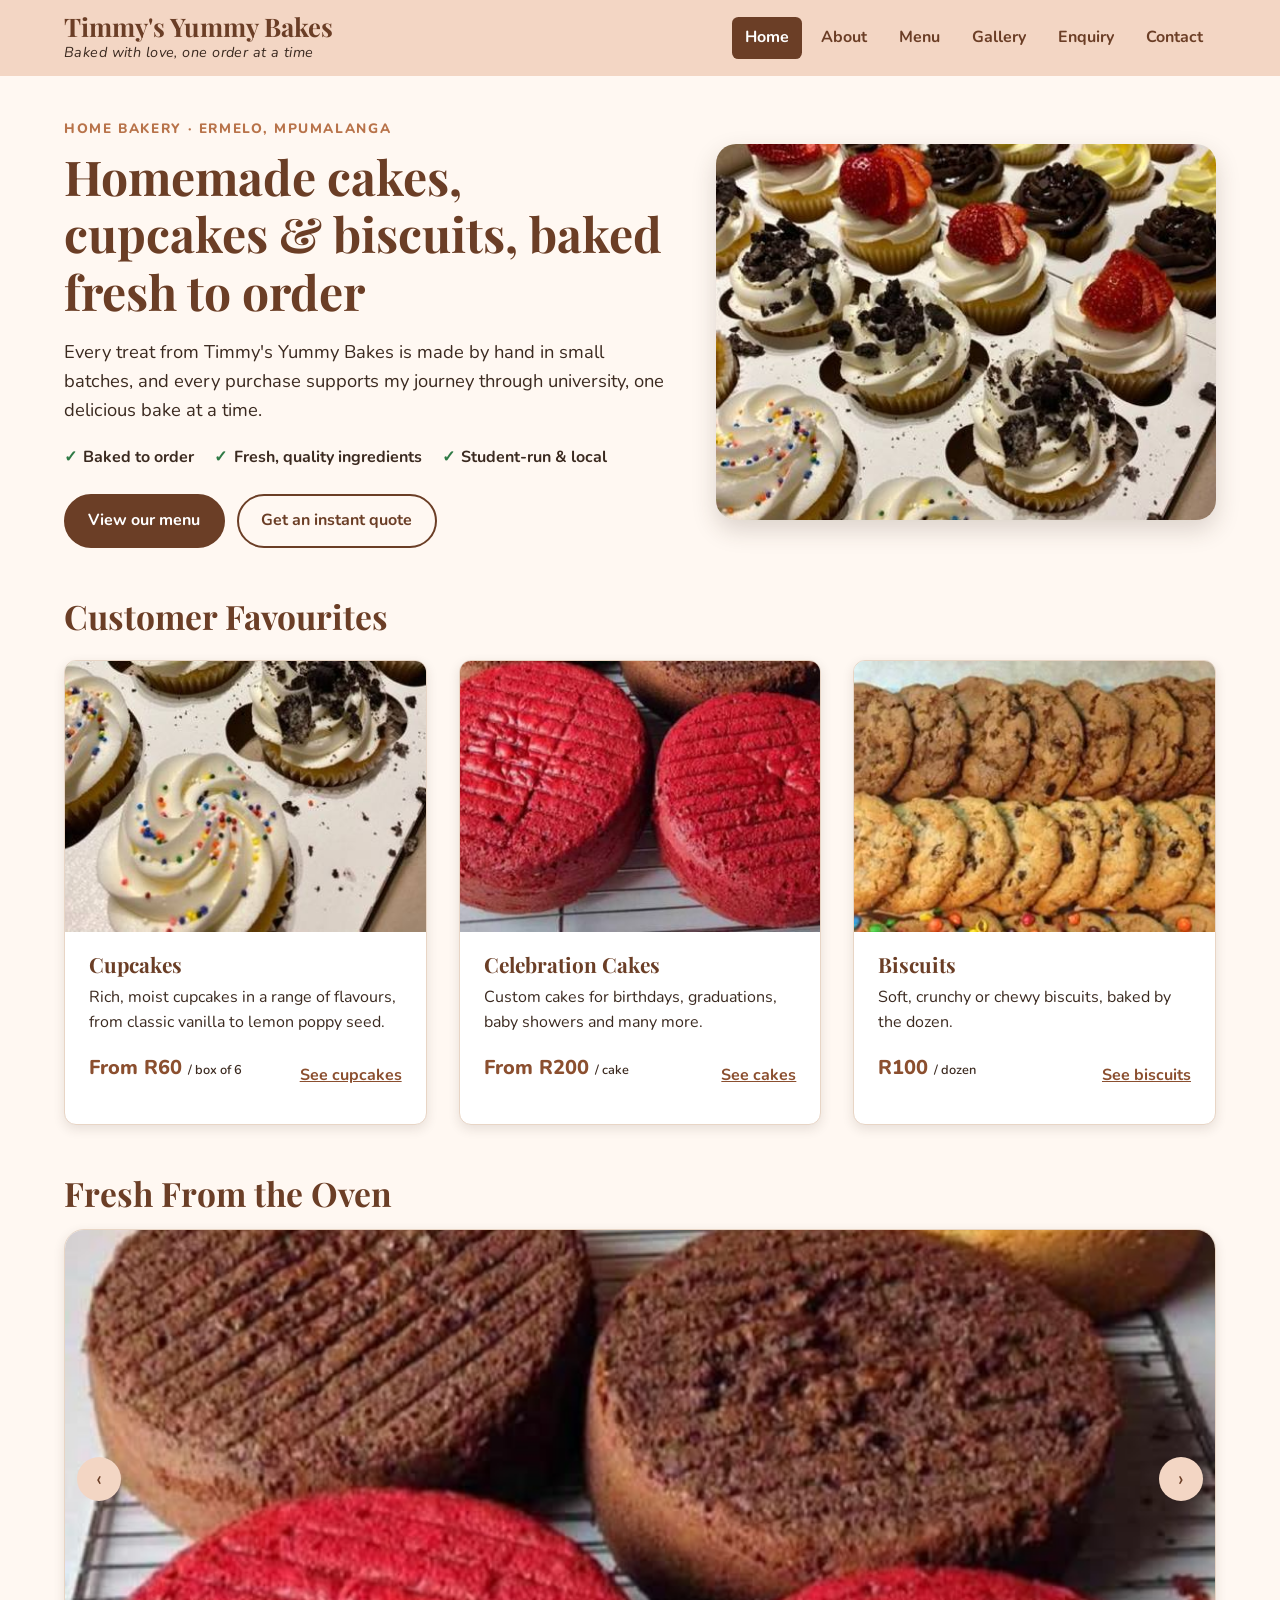
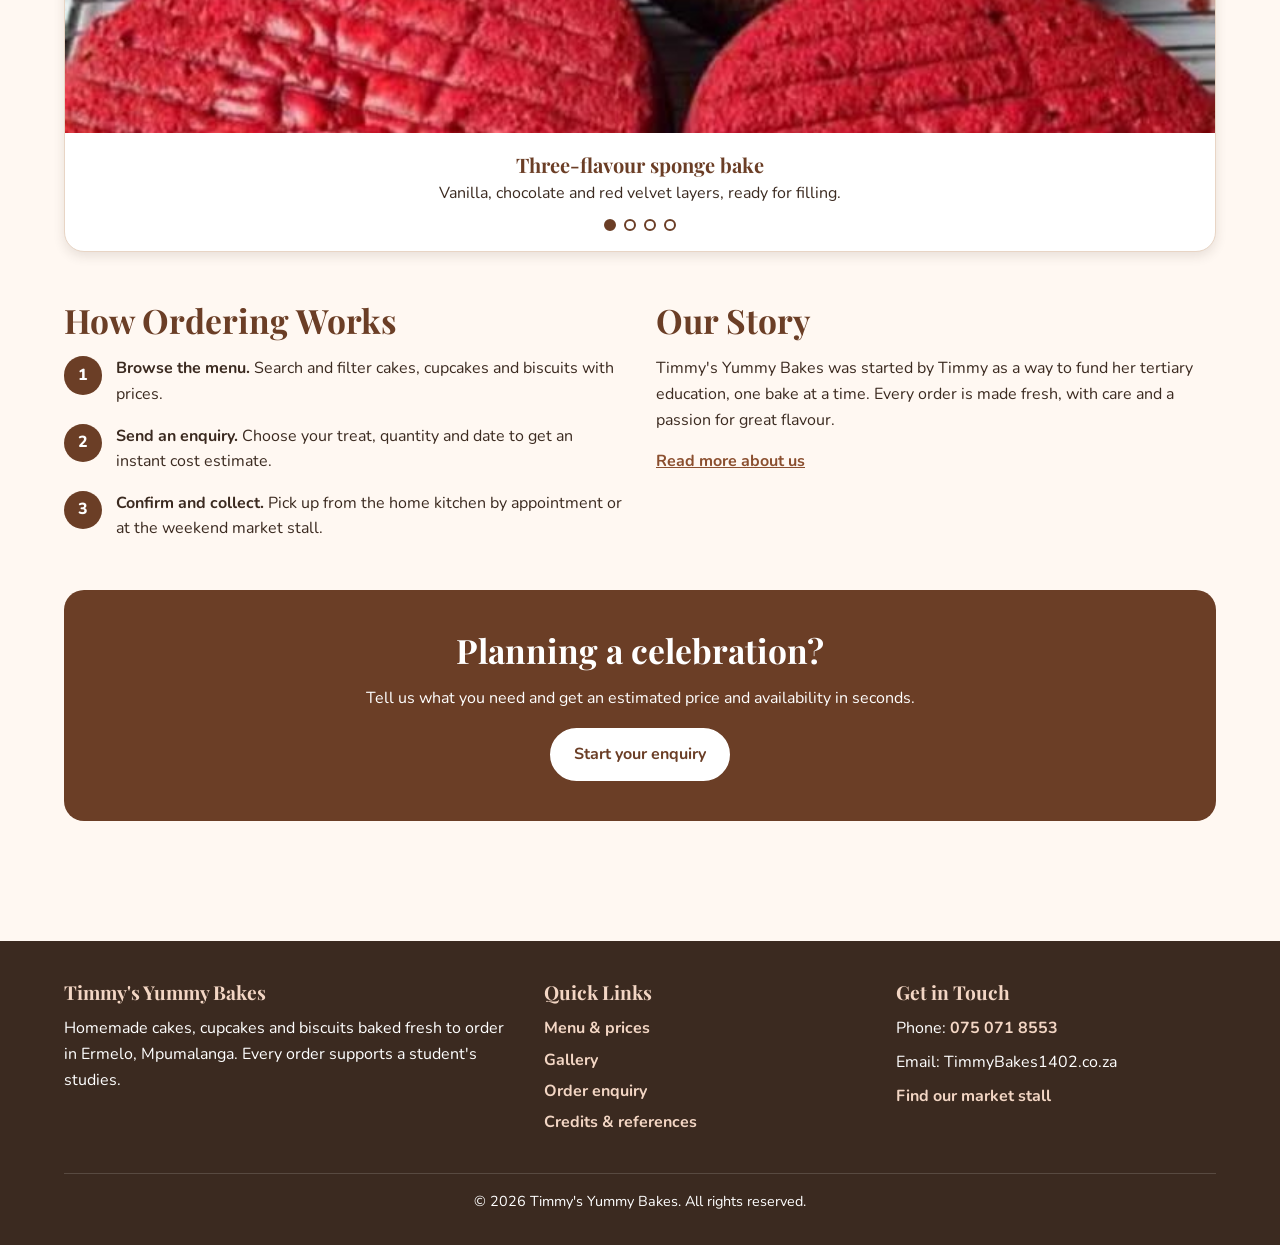
<file: index.html>
<!DOCTYPE html>
<html lang="en-ZA" class="no-js">
<head>
    <meta charset="UTF-8">
    <meta name="viewport" content="width=device-width, initial-scale=1.0">
    <title>Timmy's Yummy Bakes | Homemade Cakes &amp; Cupcakes in Ermelo</title>
    <meta name="description" content="Order homemade cakes, cupcakes and biscuits from Timmy's Yummy Bakes in Ermelo, Mpumalanga. Baked fresh to order with quality ingredients by a student baker.">
    <meta name="keywords" content="Ermelo bakery, homemade cakes Ermelo, cupcakes Mpumalanga, celebration cakes, home bakery, Timmy's Yummy Bakes">
    <meta name="author" content="Timmy's Yummy Bakes">
    <link rel="canonical" href="https://zimile.github.io/WEDE5020_Part3/">

    <!-- Open Graph (link previews on WhatsApp, Facebook, etc.) -->
    <meta property="og:type" content="website">
    <meta property="og:site_name" content="Timmy's Yummy Bakes">
    <meta property="og:locale" content="en_ZA">
    <meta property="og:title" content="Timmy's Yummy Bakes | Homemade Cakes &amp; Cupcakes in Ermelo">
    <meta property="og:description" content="Homemade cakes, cupcakes and biscuits baked fresh to order in Ermelo. Every order supports a student baker's studies.">
    <meta property="og:url" content="https://zimile.github.io/WEDE5020_Part3/">
    <meta property="og:image" content="https://zimile.github.io/WEDE5020_Part3/images/assorted-gourmet-cupcakes-gift-box.jpg">
    <meta property="og:image:alt" content="Gift box of assorted decorated cupcakes">
    <meta name="twitter:card" content="summary_large_image">

    <!-- Structured data so search engines understand the business -->
    <script type="application/ld+json">
    {
        "@context": "https://schema.org",
        "@type": "Bakery",
        "name": "Timmy's Yummy Bakes",
        "description": "Homemade cakes, cupcakes and biscuits baked fresh to order by a student baker in Ermelo.",
        "url": "https://zimile.github.io/WEDE5020_Part3/",
        "image": "https://zimile.github.io/WEDE5020_Part3/images/assorted-gourmet-cupcakes-gift-box.jpg",
        "telephone": "+27750718553",
        "priceRange": "R60 - R280",
        "address": {
            "@type": "PostalAddress",
            "streetAddress": "Ermelo Taxi Rank",
            "addressLocality": "Ermelo",
            "addressRegion": "Mpumalanga",
            "postalCode": "2350",
            "addressCountry": "ZA"
        },
        "geo": { "@type": "GeoCoordinates", "latitude": -26.5201, "longitude": 29.9862 },
        "servesCuisine": "Baked goods"
    }
    </script>

    <link rel="icon" href="images/favicon.svg" type="image/svg+xml">
    <link rel="preconnect" href="https://fonts.googleapis.com">
    <link rel="preconnect" href="https://fonts.gstatic.com" crossorigin>
    <link rel="stylesheet" href="https://fonts.googleapis.com/css2?family=Nunito:wght@400;600;700;800&amp;family=Playfair+Display:wght@700&amp;display=swap">
    <link rel="stylesheet" href="css/style.css">
    <script>document.documentElement.className = "js";</script>
    <script src="js/main.js" defer></script>
</head>
<body>
    <a class="skip-link" href="#main">Skip to main content</a>

    <!-- ===== HEADER ===== -->
    <header class="site-header">
        <div class="header-inner">
            <a class="logo" href="index.html" aria-label="Timmy's Yummy Bakes home page">
                <span class="logo-name">Timmy's Yummy Bakes</span>
                <span class="tagline">Baked with love, one order at a time</span>
            </a>
            <button class="nav-toggle" type="button" aria-expanded="false" aria-controls="site-nav" aria-label="Open menu">
                <span class="nav-toggle-bar"></span>
            </button>
            <nav id="site-nav" class="site-nav" aria-label="Main">
                <ul>
                    <li><a href="index.html" class="active" aria-current="page">Home</a></li>
                    <li><a href="about.html">About</a></li>
                    <li><a href="menu.html">Menu</a></li>
                    <li><a href="gallery.html">Gallery</a></li>
                    <li><a href="enquiry.html">Enquiry</a></li>
                    <li><a href="contact.html">Contact</a></li>
                </ul>
            </nav>
        </div>
    </header>

    <!-- ===== MAIN CONTENT ===== -->
    <main id="main">

        <section class="hero" aria-labelledby="hero-title">
            <div>
                <span class="eyebrow">Home bakery &middot; Ermelo, Mpumalanga</span>
                <h1 id="hero-title">Homemade cakes, cupcakes &amp; biscuits, baked fresh to order</h1>
                <p class="lead">Every treat from Timmy's Yummy Bakes is made by hand in small batches, and every purchase supports my journey through university, one delicious bake at a time.</p>
                <ul class="hero-points">
                    <li>Baked to order</li>
                    <li>Fresh, quality ingredients</li>
                    <li>Student-run &amp; local</li>
                </ul>
                <div class="btn-group">
                    <a href="menu.html" class="btn">View our menu</a>
                    <a href="enquiry.html" class="btn btn-outline">Get an instant quote</a>
                </div>
            </div>
            <div class="hero-image">
                <img src="images/assorted-gourmet-cupcakes-gift-box-480.jpg"
                     srcset="images/assorted-gourmet-cupcakes-gift-box-480.jpg 480w, images/assorted-gourmet-cupcakes-gift-box.jpg 736w"
                     sizes="(max-width: 900px) 90vw, 480px"
                     alt="Gift box of assorted cupcakes topped with strawberries, chocolate ganache, lemon and cookies-and-cream buttercream"
                     width="480" height="640" fetchpriority="high">
            </div>
        </section>

        <section id="featured-products" class="reveal" aria-labelledby="favourites-title">
            <h2 id="favourites-title">Customer Favourites</h2>
            <div class="products-grid">
                <article class="product-card">
                    <img src="images/rainbow-sprinkle-vanilla-cupcakes-480.jpg"
                         srcset="images/rainbow-sprinkle-vanilla-cupcakes-480.jpg 480w, images/rainbow-sprinkle-vanilla-cupcakes.jpg 736w"
                         sizes="(max-width: 600px) 90vw, (max-width: 900px) 45vw, 380px"
                         alt="Vanilla cupcakes with swirled buttercream and rainbow sprinkles"
                         width="480" height="275" loading="lazy" decoding="async">
                    <div class="product-card-body">
                        <h3>Cupcakes</h3>
                        <p>Rich, moist cupcakes in a range of flavours, from classic vanilla to lemon poppy seed.</p>
                        <div class="card-meta">
                            <p class="price">From R60 <small>/ box of 6</small></p>
                            <a href="menu.html?category=cupcakes">See cupcakes</a>
                        </div>
                    </div>
                </article>
                <article class="product-card">
                    <img src="images/red-velvet-sponge-cake-layers-480.jpg"
                         srcset="images/red-velvet-sponge-cake-layers-480.jpg 480w, images/red-velvet-sponge-cake-layers.jpg 736w"
                         sizes="(max-width: 600px) 90vw, (max-width: 900px) 45vw, 380px"
                         alt="Red velvet sponge cake layers cooling on a wire rack"
                         width="480" height="280" loading="lazy" decoding="async">
                    <div class="product-card-body">
                        <h3>Celebration Cakes</h3>
                        <p>Custom cakes for birthdays, graduations, baby showers and many more.</p>
                        <div class="card-meta">
                            <p class="price">From R200 <small>/ cake</small></p>
                            <a href="menu.html?category=cakes">See cakes</a>
                        </div>
                    </div>
                </article>
                <article class="product-card">
                    <img src="images/chocolate-chip-and-oat-cookies-480.jpg"
                         srcset="images/chocolate-chip-and-oat-cookies-480.jpg 480w, images/chocolate-chip-and-oat-cookies.jpg 490w"
                         sizes="(max-width: 600px) 90vw, (max-width: 900px) 45vw, 380px"
                         alt="Rows of freshly baked chocolate chip and oat cookies"
                         width="480" height="264" loading="lazy" decoding="async">
                    <div class="product-card-body">
                        <h3>Biscuits</h3>
                        <p>Soft, crunchy or chewy biscuits, baked by the dozen.</p>
                        <div class="card-meta">
                            <p class="price">R100 <small>/ dozen</small></p>
                            <a href="menu.html?category=biscuits">See biscuits</a>
                        </div>
                    </div>
                </article>
            </div>
        </section>

        <section class="reveal" aria-labelledby="slider-title">
            <h2 id="slider-title">Fresh From the Oven</h2>
            <div class="slider" data-slider aria-roledescription="carousel" aria-label="Featured bakes">
                <div class="slides">
                    <figure class="slide is-active" aria-roledescription="slide" aria-label="1 of 4">
                        <img src="images/vanilla-chocolate-red-velvet-sponge-cakes.jpg" alt="Vanilla, chocolate and red velvet sponge cakes cooling side by side on a wire rack" width="736" height="891" loading="lazy" decoding="async">
                        <figcaption><strong>Three-flavour sponge bake</strong> Vanilla, chocolate and red velvet layers, ready for filling.</figcaption>
                    </figure>
                    <figure class="slide" aria-roledescription="slide" aria-label="2 of 4">
                        <img src="images/strawberry-vanilla-cupcakes.jpg" alt="Vanilla cupcakes crowned with fresh strawberries next to chocolate ganache cupcakes" width="736" height="380" loading="lazy" decoding="async">
                        <figcaption><strong>Strawberry &amp; ganache cupcakes</strong> Fresh fruit and silky chocolate in one box.</figcaption>
                    </figure>
                    <figure class="slide" aria-roledescription="slide" aria-label="3 of 4">
                        <img src="images/assorted-homemade-cookies-platter.jpg" alt="Platter of homemade cookies arranged in rows: chocolate chip, oat, candy-coated and double chocolate" width="736" height="552" loading="lazy" decoding="async">
                        <figcaption><strong>Cookie platter</strong> A mixed dozen (or four) for parties and office treats.</figcaption>
                    </figure>
                    <figure class="slide" aria-roledescription="slide" aria-label="4 of 4">
                        <img src="images/cookies-and-cream-cupcakes.jpg" alt="Cupcakes with vanilla buttercream topped with crushed chocolate cookies" width="640" height="440" loading="lazy" decoding="async">
                        <figcaption><strong>Cookies &amp; cream cupcakes</strong> A crunchy, creamy favourite with kids and adults alike.</figcaption>
                    </figure>
                </div>
                <button class="slider-btn prev" type="button" aria-label="Previous slide">&#8249;</button>
                <button class="slider-btn next" type="button" aria-label="Next slide">&#8250;</button>
                <div class="slider-dots"></div>
            </div>
        </section>

        <section class="reveal" aria-labelledby="how-title">
            <div class="two-col">
                <div>
                    <h2 id="how-title">How Ordering Works</h2>
                    <ol class="steps">
                        <li><strong>Browse the menu.</strong> Search and filter cakes, cupcakes and biscuits with prices.</li>
                        <li><strong>Send an enquiry.</strong> Choose your treat, quantity and date to get an instant cost estimate.</li>
                        <li><strong>Confirm and collect.</strong> Pick up from the home kitchen by appointment or at the weekend market stall.</li>
                    </ol>
                </div>
                <div>
                    <h2>Our Story</h2>
                    <p>Timmy's Yummy Bakes was started by Timmy as a way to fund her tertiary education, one bake at a time. Every order is made fresh, with care and a passion for great flavour.</p>
                    <a href="about.html">Read more about us</a>
                </div>
            </div>
        </section>

        <section class="cta-banner reveal" aria-labelledby="cta-title">
            <h2 id="cta-title">Planning a celebration?</h2>
            <p>Tell us what you need and get an estimated price and availability in seconds.</p>
            <a href="enquiry.html" class="btn">Start your enquiry</a>
        </section>

    </main>

    <!-- ===== FOOTER ===== -->
    <footer class="site-footer">
        <div class="footer-inner">
            <div>
                <h2>Timmy's Yummy Bakes</h2>
                <p>Homemade cakes, cupcakes and biscuits baked fresh to order in Ermelo, Mpumalanga. Every order supports a student's studies.</p>
            </div>
            <nav aria-label="Footer">
                <h2>Quick Links</h2>
                <ul>
                    <li><a href="menu.html">Menu &amp; prices</a></li>
                    <li><a href="gallery.html">Gallery</a></li>
                    <li><a href="enquiry.html">Order enquiry</a></li>
                    <li><a href="about.html#credits">Credits &amp; references</a></li>
                </ul>
            </nav>
            <div>
                <h2>Get in Touch</h2>
                <p>Phone: <a href="tel:+27750718553">075 071 8553</a></p>
                <p>Email: TimmyBakes1402.co.za</p>
                <p><a href="contact.html#find-us">Find our market stall</a></p>
            </div>
        </div>
        <p class="copyright">&copy; <span data-year>2026</span> Timmy's Yummy Bakes. All rights reserved.</p>
    </footer>

</body>
</html>
</file>
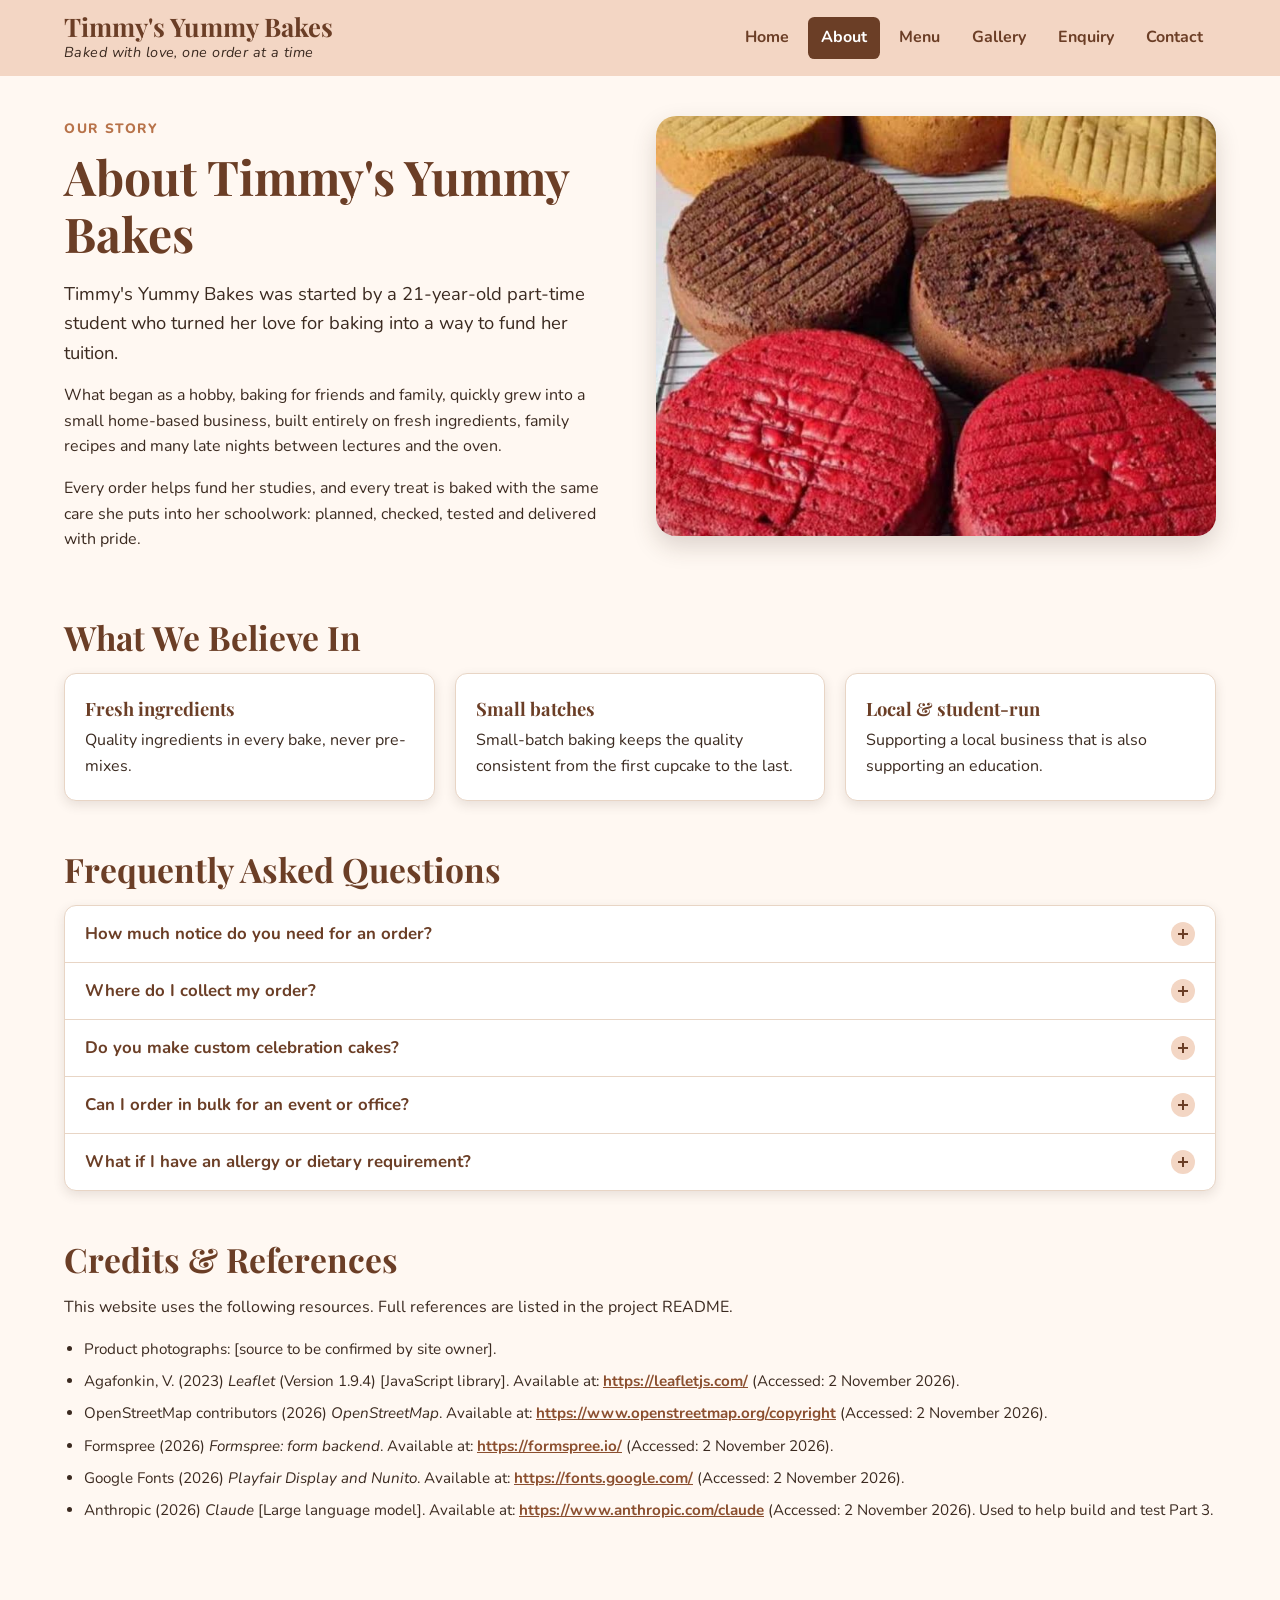
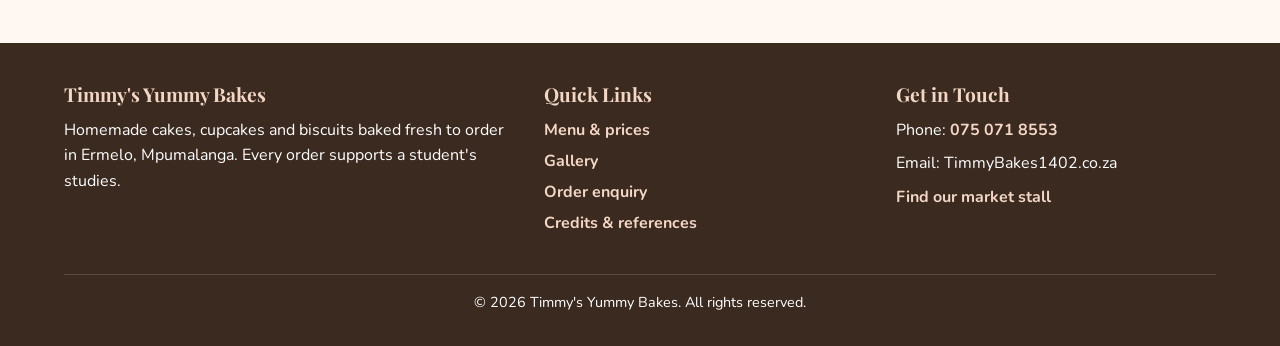
<file: about.html>
<!DOCTYPE html>
<html lang="en-ZA" class="no-js">
<head>
    <meta charset="UTF-8">
    <meta name="viewport" content="width=device-width, initial-scale=1.0">
    <title>About Timmy's Yummy Bakes | Student-Run Bakery in Ermelo</title>
    <meta name="description" content="Meet the student baker behind Timmy's Yummy Bakes in Ermelo. Learn our story, what we believe in, and answers to common questions about ordering and pickup.">
    <meta name="keywords" content="about Timmy's Yummy Bakes, student baker, Ermelo home bakery, small-batch baking, bakery FAQ, cake pickup Ermelo">
    <meta name="author" content="Timmy's Yummy Bakes">
    <link rel="canonical" href="https://zimile.github.io/WEDE5020_Part3/about.html">

    <!-- Open Graph -->
    <meta property="og:type" content="website">
    <meta property="og:site_name" content="Timmy's Yummy Bakes">
    <meta property="og:locale" content="en_ZA">
    <meta property="og:title" content="About Timmy's Yummy Bakes | Student-Run Bakery in Ermelo">
    <meta property="og:description" content="The story of a student who turned her love for baking into a way to fund her studies.">
    <meta property="og:url" content="https://zimile.github.io/WEDE5020_Part3/about.html">
    <meta property="og:image" content="https://zimile.github.io/WEDE5020_Part3/images/vanilla-chocolate-red-velvet-sponge-cakes.jpg">
    <meta property="og:image:alt" content="Vanilla, chocolate and red velvet sponge cakes on a cooling rack">
    <meta name="twitter:card" content="summary_large_image">

    <link rel="icon" href="images/favicon.svg" type="image/svg+xml">
    <link rel="preconnect" href="https://fonts.googleapis.com">
    <link rel="preconnect" href="https://fonts.gstatic.com" crossorigin>
    <link rel="stylesheet" href="https://fonts.googleapis.com/css2?family=Nunito:wght@400;600;700;800&amp;family=Playfair+Display:wght@700&amp;display=swap">
    <link rel="stylesheet" href="css/style.css">
    <script>document.documentElement.className = "js";</script>
    <script src="js/main.js" defer></script>
</head>
<body>
    <a class="skip-link" href="#main">Skip to main content</a>

    <!-- ===== HEADER ===== -->
    <header class="site-header">
        <div class="header-inner">
            <a class="logo" href="index.html" aria-label="Timmy's Yummy Bakes home page">
                <span class="logo-name">Timmy's Yummy Bakes</span>
                <span class="tagline">Baked with love, one order at a time</span>
            </a>
            <button class="nav-toggle" type="button" aria-expanded="false" aria-controls="site-nav" aria-label="Open menu">
                <span class="nav-toggle-bar"></span>
            </button>
            <nav id="site-nav" class="site-nav" aria-label="Main">
                <ul>
                    <li><a href="index.html">Home</a></li>
                    <li><a href="about.html" class="active" aria-current="page">About</a></li>
                    <li><a href="menu.html">Menu</a></li>
                    <li><a href="gallery.html">Gallery</a></li>
                    <li><a href="enquiry.html">Enquiry</a></li>
                    <li><a href="contact.html">Contact</a></li>
                </ul>
            </nav>
        </div>
    </header>

    <!-- ===== MAIN CONTENT ===== -->
    <main id="main">

        <section id="about-story" class="two-col" aria-labelledby="about-title">
            <div>
                <span class="eyebrow">Our story</span>
                <h1 id="about-title">About Timmy's Yummy Bakes</h1>
                <p class="lead">Timmy's Yummy Bakes was started by a 21-year-old part-time student who turned her love for baking into a way to fund her tuition.</p>
                <p>What began as a hobby, baking for friends and family, quickly grew into a small home-based business, built entirely on fresh ingredients, family recipes and many late nights between lectures and the oven.</p>
                <p>Every order helps fund her studies, and every treat is baked with the same care she puts into her schoolwork: planned, checked, tested and delivered with pride.</p>
            </div>
            <div class="hero-image">
                <img src="images/vanilla-chocolate-red-velvet-sponge-cakes-480.jpg"
                     srcset="images/vanilla-chocolate-red-velvet-sponge-cakes-480.jpg 480w, images/vanilla-chocolate-red-velvet-sponge-cakes.jpg 736w"
                     sizes="(max-width: 900px) 90vw, 560px"
                     alt="Freshly baked vanilla, chocolate and red velvet sponge cakes cooling on a wire rack"
                     width="480" height="581">
            </div>
        </section>

        <section id="values" class="reveal" aria-labelledby="values-title">
            <h2 id="values-title">What We Believe In</h2>
            <ul class="feature-list">
                <li><strong>Fresh ingredients</strong> Quality ingredients in every bake, never pre-mixes.</li>
                <li><strong>Small batches</strong> Small-batch baking keeps the quality consistent from the first cupcake to the last.</li>
                <li><strong>Local &amp; student-run</strong> Supporting a local business that is also supporting an education.</li>
            </ul>
        </section>

        <section id="faq" class="reveal" aria-labelledby="faq-title">
            <h2 id="faq-title">Frequently Asked Questions</h2>
            <div class="accordion" data-accordion>
                <div class="accordion-item">
                    <h3>
                        <button class="accordion-trigger" type="button" id="faq-q1" aria-expanded="false" aria-controls="faq-a1">
                            How much notice do you need for an order?
                            <span class="accordion-icon" aria-hidden="true"></span>
                        </button>
                    </h3>
                    <div class="accordion-panel" id="faq-a1" role="region" aria-labelledby="faq-q1">
                        <p>Everything is baked fresh to order, so please allow 24 to 48 hours' notice. For large or custom celebration orders, the earlier the better. The <a href="enquiry.html">enquiry form</a> tells you instantly whether your date gives enough notice.</p>
                    </div>
                </div>
                <div class="accordion-item">
                    <h3>
                        <button class="accordion-trigger" type="button" id="faq-q2" aria-expanded="false" aria-controls="faq-a2">
                            Where do I collect my order?
                            <span class="accordion-icon" aria-hidden="true"></span>
                        </button>
                    </h3>
                    <div class="accordion-panel" id="faq-a2" role="region" aria-labelledby="faq-q2">
                        <p>You can collect from the home kitchen in Ermelo by appointment, or from the weekend market stall at the Ermelo taxi rank. See the <a href="contact.html#find-us">map on our contact page</a>.</p>
                    </div>
                </div>
                <div class="accordion-item">
                    <h3>
                        <button class="accordion-trigger" type="button" id="faq-q3" aria-expanded="false" aria-controls="faq-a3">
                            Do you make custom celebration cakes?
                            <span class="accordion-icon" aria-hidden="true"></span>
                        </button>
                    </h3>
                    <div class="accordion-panel" id="faq-a3" role="region" aria-labelledby="faq-q3">
                        <p>Yes! Birthdays, graduations, baby showers and more. Choose a base cake from the <a href="menu.html?category=cakes">cake menu</a> and describe your theme, colours and message in the enquiry form.</p>
                    </div>
                </div>
                <div class="accordion-item">
                    <h3>
                        <button class="accordion-trigger" type="button" id="faq-q4" aria-expanded="false" aria-controls="faq-a4">
                            Can I order in bulk for an event or office?
                            <span class="accordion-icon" aria-hidden="true"></span>
                        </button>
                    </h3>
                    <div class="accordion-panel" id="faq-a4" role="region" aria-labelledby="faq-q4">
                        <p>Absolutely. Cupcakes are sold in boxes of 6 and biscuits by the dozen, so they scale easily. Larger orders qualify for a bulk discount, which the enquiry form calculates for you.</p>
                    </div>
                </div>
                <div class="accordion-item">
                    <h3>
                        <button class="accordion-trigger" type="button" id="faq-q5" aria-expanded="false" aria-controls="faq-a5">
                            What if I have an allergy or dietary requirement?
                            <span class="accordion-icon" aria-hidden="true"></span>
                        </button>
                    </h3>
                    <div class="accordion-panel" id="faq-a5" role="region" aria-labelledby="faq-q5">
                        <p>Please mention any allergies in your enquiry message so we can advise you honestly before you order. Our bakes are made in a home kitchen, so we can't guarantee they are free from common allergens.</p>
                    </div>
                </div>
            </div>
        </section>

        <section id="credits" class="reveal" aria-labelledby="credits-title">
            <h2 id="credits-title">Credits &amp; References</h2>
            <p>This website uses the following resources. Full references are listed in the project README.</p>
            <ul class="credits-list">
                <li>Product photographs: [source to be confirmed by site owner].</li>
                <li>Agafonkin, V. (2023) <em>Leaflet</em> (Version 1.9.4) [JavaScript library]. Available at: <a href="https://leafletjs.com/" rel="noopener">https://leafletjs.com/</a> (Accessed: 2 November 2026).</li>
                <li>OpenStreetMap contributors (2026) <em>OpenStreetMap</em>. Available at: <a href="https://www.openstreetmap.org/copyright" rel="noopener">https://www.openstreetmap.org/copyright</a> (Accessed: 2 November 2026).</li>
                <li>Formspree (2026) <em>Formspree: form backend</em>. Available at: <a href="https://formspree.io/" rel="noopener">https://formspree.io/</a> (Accessed: 2 November 2026).</li>
                <li>Google Fonts (2026) <em>Playfair Display and Nunito</em>. Available at: <a href="https://fonts.google.com/" rel="noopener">https://fonts.google.com/</a> (Accessed: 2 November 2026).</li>
                <li>Anthropic (2026) <em>Claude</em> [Large language model]. Available at: <a href="https://www.anthropic.com/claude" rel="noopener">https://www.anthropic.com/claude</a> (Accessed: 2 November 2026). Used to help build and test Part 3.</li>
            </ul>
        </section>

    </main>

    <!-- ===== FOOTER ===== -->
    <footer class="site-footer">
        <div class="footer-inner">
            <div>
                <h2>Timmy's Yummy Bakes</h2>
                <p>Homemade cakes, cupcakes and biscuits baked fresh to order in Ermelo, Mpumalanga. Every order supports a student's studies.</p>
            </div>
            <nav aria-label="Footer">
                <h2>Quick Links</h2>
                <ul>
                    <li><a href="menu.html">Menu &amp; prices</a></li>
                    <li><a href="gallery.html">Gallery</a></li>
                    <li><a href="enquiry.html">Order enquiry</a></li>
                    <li><a href="about.html#credits">Credits &amp; references</a></li>
                </ul>
            </nav>
            <div>
                <h2>Get in Touch</h2>
                <p>Phone: <a href="tel:+27750718553">075 071 8553</a></p>
                <p>Email: TimmyBakes1402.co.za</p>
                <p><a href="contact.html#find-us">Find our market stall</a></p>
            </div>
        </div>
        <p class="copyright">&copy; <span data-year>2026</span> Timmy's Yummy Bakes. All rights reserved.</p>
    </footer>

</body>
</html>
</file>
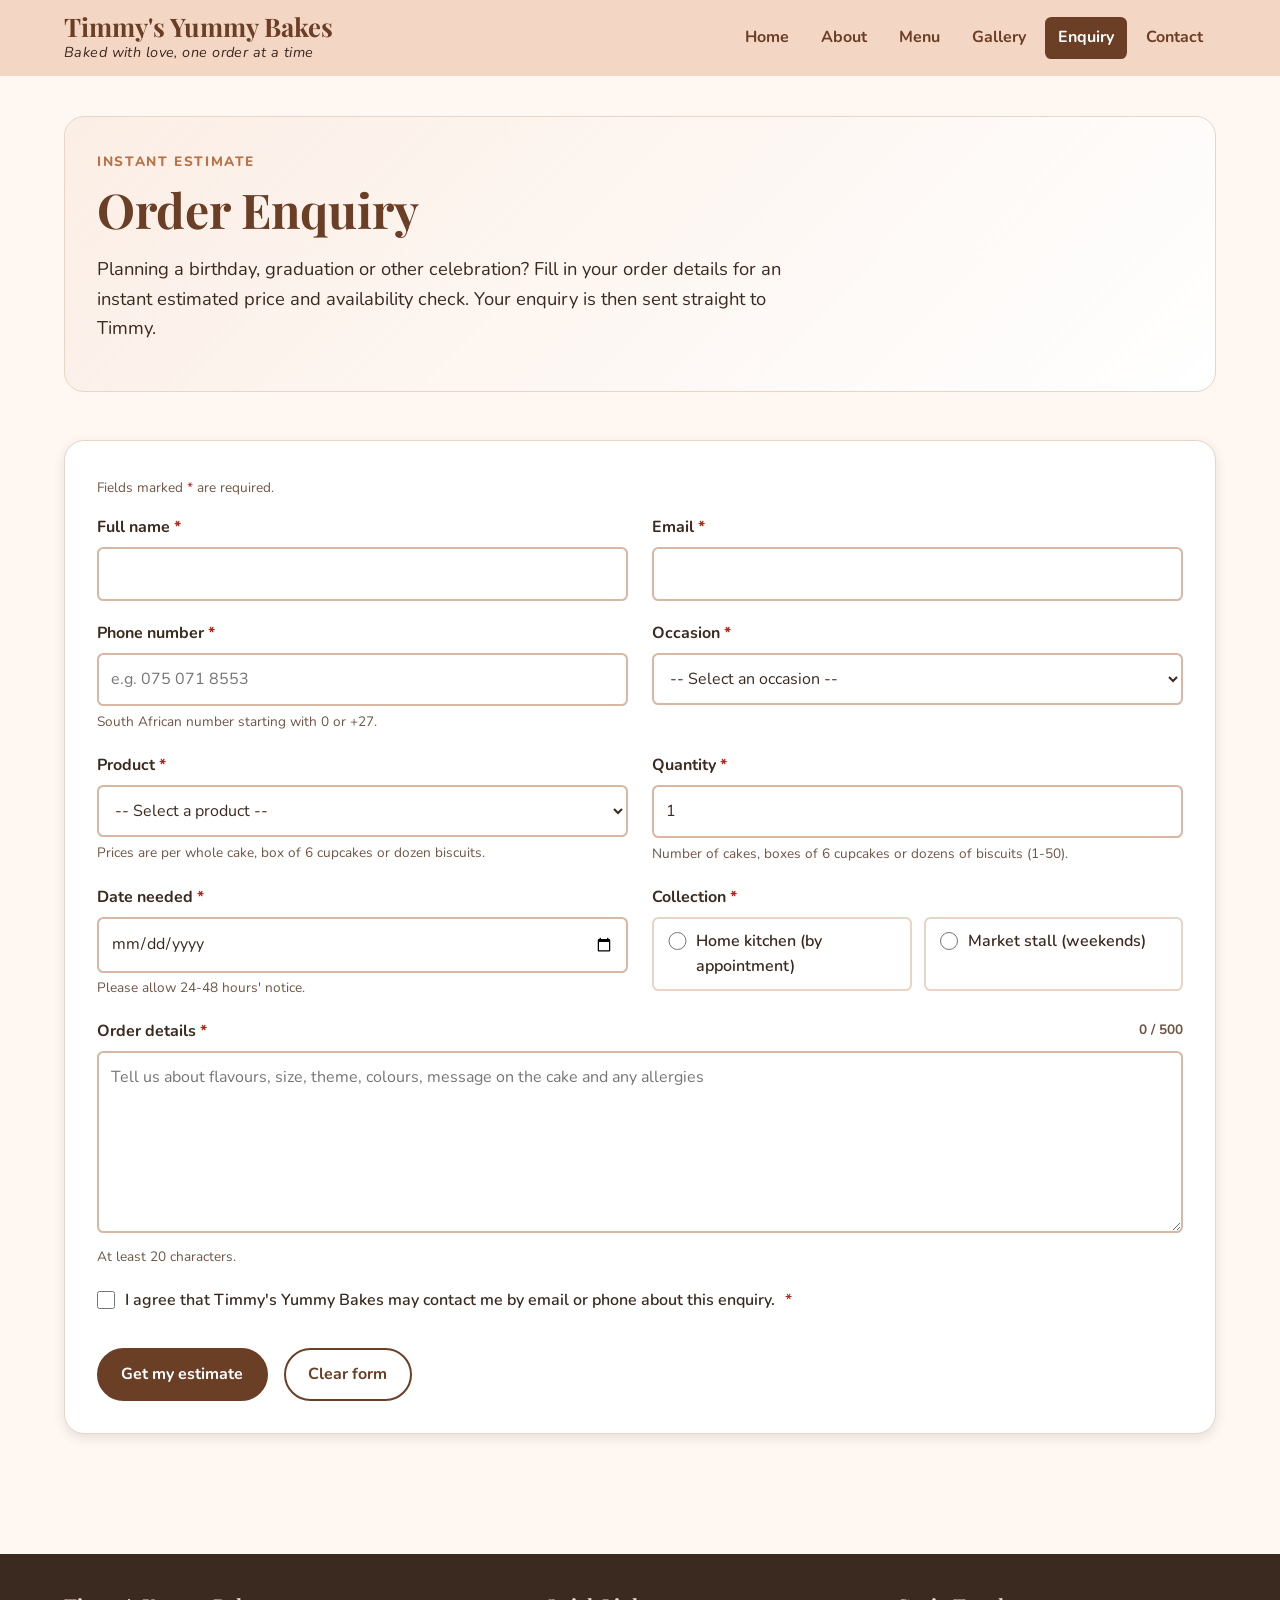
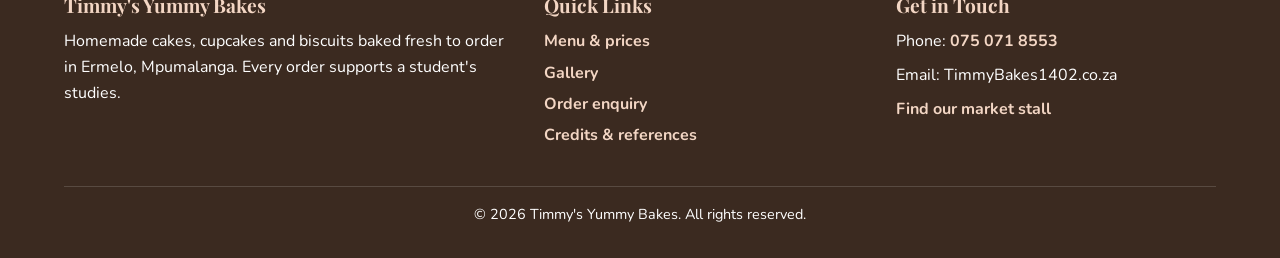
<file: enquiry.html>
<!DOCTYPE html>
<html lang="en-ZA" class="no-js">
<head>
    <meta charset="UTF-8">
    <meta name="viewport" content="width=device-width, initial-scale=1.0">
    <title>Order Enquiry &amp; Instant Quote | Timmy's Yummy Bakes</title>
    <meta name="description" content="Request a cake, cupcake or biscuit order from Timmy's Yummy Bakes. Choose your treat, quantity and date to get an instant cost estimate and availability check.">
    <meta name="keywords" content="cake order enquiry, cupcake quote, birthday cake order Ermelo, bakery price estimate, custom cake request">
    <meta name="author" content="Timmy's Yummy Bakes">
    <link rel="canonical" href="https://zimile.github.io/WEDE5020_Part3/enquiry.html">

    <!-- Open Graph -->
    <meta property="og:type" content="website">
    <meta property="og:site_name" content="Timmy's Yummy Bakes">
    <meta property="og:locale" content="en_ZA">
    <meta property="og:title" content="Order Enquiry &amp; Instant Quote | Timmy's Yummy Bakes">
    <meta property="og:description" content="Get an instant estimate and availability check for cakes, cupcakes and biscuits baked fresh in Ermelo.">
    <meta property="og:url" content="https://zimile.github.io/WEDE5020_Part3/enquiry.html">
    <meta property="og:image" content="https://zimile.github.io/WEDE5020_Part3/images/red-velvet-sponge-cake-layers.jpg">
    <meta property="og:image:alt" content="Red velvet sponge cake layers on a cooling rack">
    <meta name="twitter:card" content="summary_large_image">

    <link rel="icon" href="images/favicon.svg" type="image/svg+xml">
    <link rel="preconnect" href="https://fonts.googleapis.com">
    <link rel="preconnect" href="https://fonts.gstatic.com" crossorigin>
    <link rel="stylesheet" href="https://fonts.googleapis.com/css2?family=Nunito:wght@400;600;700;800&amp;family=Playfair+Display:wght@700&amp;display=swap">
    <link rel="stylesheet" href="css/style.css">
    <script>document.documentElement.className = "js";</script>
    <script src="js/main.js" defer></script>
    <script src="js/config.js" defer></script>
    <script src="js/products.js" defer></script>
    <script src="js/form-utils.js" defer></script>
    <script src="js/enquiry.js" defer></script>
</head>
<body>
    <a class="skip-link" href="#main">Skip to main content</a>

    <!-- ===== HEADER ===== -->
    <header class="site-header">
        <div class="header-inner">
            <a class="logo" href="index.html" aria-label="Timmy's Yummy Bakes home page">
                <span class="logo-name">Timmy's Yummy Bakes</span>
                <span class="tagline">Baked with love, one order at a time</span>
            </a>
            <button class="nav-toggle" type="button" aria-expanded="false" aria-controls="site-nav" aria-label="Open menu">
                <span class="nav-toggle-bar"></span>
            </button>
            <nav id="site-nav" class="site-nav" aria-label="Main">
                <ul>
                    <li><a href="index.html">Home</a></li>
                    <li><a href="about.html">About</a></li>
                    <li><a href="menu.html">Menu</a></li>
                    <li><a href="gallery.html">Gallery</a></li>
                    <li><a href="enquiry.html" class="active" aria-current="page">Enquiry</a></li>
                    <li><a href="contact.html">Contact</a></li>
                </ul>
            </nav>
        </div>
    </header>

    <!-- ===== MAIN CONTENT ===== -->
    <main id="main">

        <section id="enquiry-intro" class="page-intro" aria-labelledby="enquiry-title">
            <span class="eyebrow">Instant estimate</span>
            <h1 id="enquiry-title">Order Enquiry</h1>
            <p class="lead">Planning a birthday, graduation or other celebration? Fill in your order details for an instant estimated price and availability check. Your enquiry is then sent straight to Timmy.</p>
        </section>

        <section id="enquiry-form-section" aria-labelledby="form-title">
            <h2 id="form-title" class="visually-hidden">Enquiry form</h2>

            <div id="enquiry-summary" class="summary" hidden></div>

            <form id="enquiry-form" action="#" method="post" novalidate>
                <div class="alert alert-error form-errors" tabindex="-1" role="alert" hidden></div>
                <p class="hint">Fields marked <span class="required" aria-hidden="true">*</span><span class="visually-hidden">with an asterisk</span> are required.</p>

                <div class="form-grid">
                    <div class="form-group">
                        <label for="enquiry-name">Full name <span class="required" aria-hidden="true">*</span></label>
                        <input type="text" id="enquiry-name" name="name" autocomplete="name" required aria-describedby="name-error">
                        <p class="field-error" id="name-error" aria-live="polite"></p>
                    </div>

                    <div class="form-group">
                        <label for="enquiry-email">Email <span class="required" aria-hidden="true">*</span></label>
                        <input type="email" id="enquiry-email" name="email" autocomplete="email" inputmode="email" required aria-describedby="email-error">
                        <p class="field-error" id="email-error" aria-live="polite"></p>
                    </div>

                    <div class="form-group">
                        <label for="enquiry-phone">Phone number <span class="required" aria-hidden="true">*</span></label>
                        <input type="tel" id="enquiry-phone" name="phone" autocomplete="tel" inputmode="tel" placeholder="e.g. 075 071 8553" required aria-describedby="phone-hint phone-error">
                        <span class="hint" id="phone-hint">South African number starting with 0 or +27.</span>
                        <p class="field-error" id="phone-error" aria-live="polite"></p>
                    </div>

                    <div class="form-group">
                        <label for="enquiry-type">Occasion <span class="required" aria-hidden="true">*</span></label>
                        <select id="enquiry-type" name="enquiryType" required aria-describedby="enquiryType-error">
                            <option value="">-- Select an occasion --</option>
                            <option value="birthday">Birthday party</option>
                            <option value="graduation">Graduation</option>
                            <option value="baby-shower">Baby shower or gender reveal</option>
                            <option value="wedding">Wedding or engagement</option>
                            <option value="corporate">Office or corporate treats</option>
                            <option value="fundraiser">School, church or fundraiser event</option>
                            <option value="personal">Just because (personal treat)</option>
                        </select>
                        <p class="field-error" id="enquiryType-error" aria-live="polite"></p>
                    </div>

                    <div class="form-group">
                        <label for="enquiry-product">Product <span class="required" aria-hidden="true">*</span></label>
                        <select id="enquiry-product" name="product" required aria-describedby="product-hint product-error">
                            <option value="">-- Select a product --</option>
                        </select>
                        <span class="hint" id="product-hint"></span>
                        <p class="field-error" id="product-error" aria-live="polite"></p>
                    </div>

                    <div class="form-group">
                        <label for="enquiry-quantity">Quantity <span id="quantity-unit"></span> <span class="required" aria-hidden="true">*</span></label>
                        <input type="number" id="enquiry-quantity" name="quantity" min="1" max="50" step="1" value="1" inputmode="numeric" required aria-describedby="quantity-hint quantity-error">
                        <span class="hint" id="quantity-hint">Number of cakes, boxes of 6 cupcakes or dozens of biscuits (1-50).</span>
                        <p class="field-error" id="quantity-error" aria-live="polite"></p>
                    </div>

                    <div class="form-group">
                        <label for="enquiry-date">Date needed <span class="required" aria-hidden="true">*</span></label>
                        <input type="date" id="enquiry-date" name="date" required aria-describedby="date-hint date-error">
                        <span class="hint" id="date-hint">Please allow 24-48 hours' notice.</span>
                        <p class="field-error" id="date-error" aria-live="polite"></p>
                    </div>

                    <div class="form-group">
                        <fieldset aria-describedby="fulfilment-error">
                            <legend>Collection <span class="required" aria-hidden="true">*</span></legend>
                            <div class="radio-group">
                                <label class="radio-option">
                                    <input type="radio" name="fulfilment" value="kitchen" required>
                                    Home kitchen (by appointment)
                                </label>
                                <label class="radio-option">
                                    <input type="radio" name="fulfilment" value="market">
                                    Market stall (weekends)
                                </label>
                            </div>
                        </fieldset>
                        <p class="field-error" id="fulfilment-error" aria-live="polite"></p>
                    </div>

                    <div class="form-group full">
                        <label for="enquiry-message">Order details <span class="required" aria-hidden="true">*</span>
                            <span class="char-count" id="enquiry-message-count" aria-hidden="true"></span>
                        </label>
                        <textarea id="enquiry-message" name="message" rows="6" maxlength="500" required
                            placeholder="Tell us about flavours, size, theme, colours, message on the cake and any allergies"
                            aria-describedby="message-hint message-error"></textarea>
                        <span class="hint" id="message-hint">At least 20 characters.</span>
                        <p class="field-error" id="message-error" aria-live="polite"></p>
                    </div>

                    <div class="form-group full">
                        <label class="checkbox-option" for="enquiry-consent">
                            <input type="checkbox" id="enquiry-consent" name="consent" required aria-describedby="consent-error">
                            I agree that Timmy's Yummy Bakes may contact me by email or phone about this enquiry. <span class="required" aria-hidden="true">*</span>
                        </label>
                        <p class="field-error" id="consent-error" aria-live="polite"></p>
                    </div>
                </div>

                <div class="form-actions">
                    <button type="submit" class="btn">Get my estimate</button>
                    <button type="reset" class="btn btn-outline">Clear form</button>
                </div>
            </form>
        </section>

    </main>

    <!-- ===== FOOTER ===== -->
    <footer class="site-footer">
        <div class="footer-inner">
            <div>
                <h2>Timmy's Yummy Bakes</h2>
                <p>Homemade cakes, cupcakes and biscuits baked fresh to order in Ermelo, Mpumalanga. Every order supports a student's studies.</p>
            </div>
            <nav aria-label="Footer">
                <h2>Quick Links</h2>
                <ul>
                    <li><a href="menu.html">Menu &amp; prices</a></li>
                    <li><a href="gallery.html">Gallery</a></li>
                    <li><a href="enquiry.html">Order enquiry</a></li>
                    <li><a href="about.html#credits">Credits &amp; references</a></li>
                </ul>
            </nav>
            <div>
                <h2>Get in Touch</h2>
                <p>Phone: <a href="tel:+27750718553">075 071 8553</a></p>
                <p>Email: TimmyBakes1402.co.za</p>
                <p><a href="contact.html#find-us">Find our market stall</a></p>
            </div>
        </div>
        <p class="copyright">&copy; <span data-year>2026</span> Timmy's Yummy Bakes. All rights reserved.</p>
    </footer>

</body>
</html>
</file>
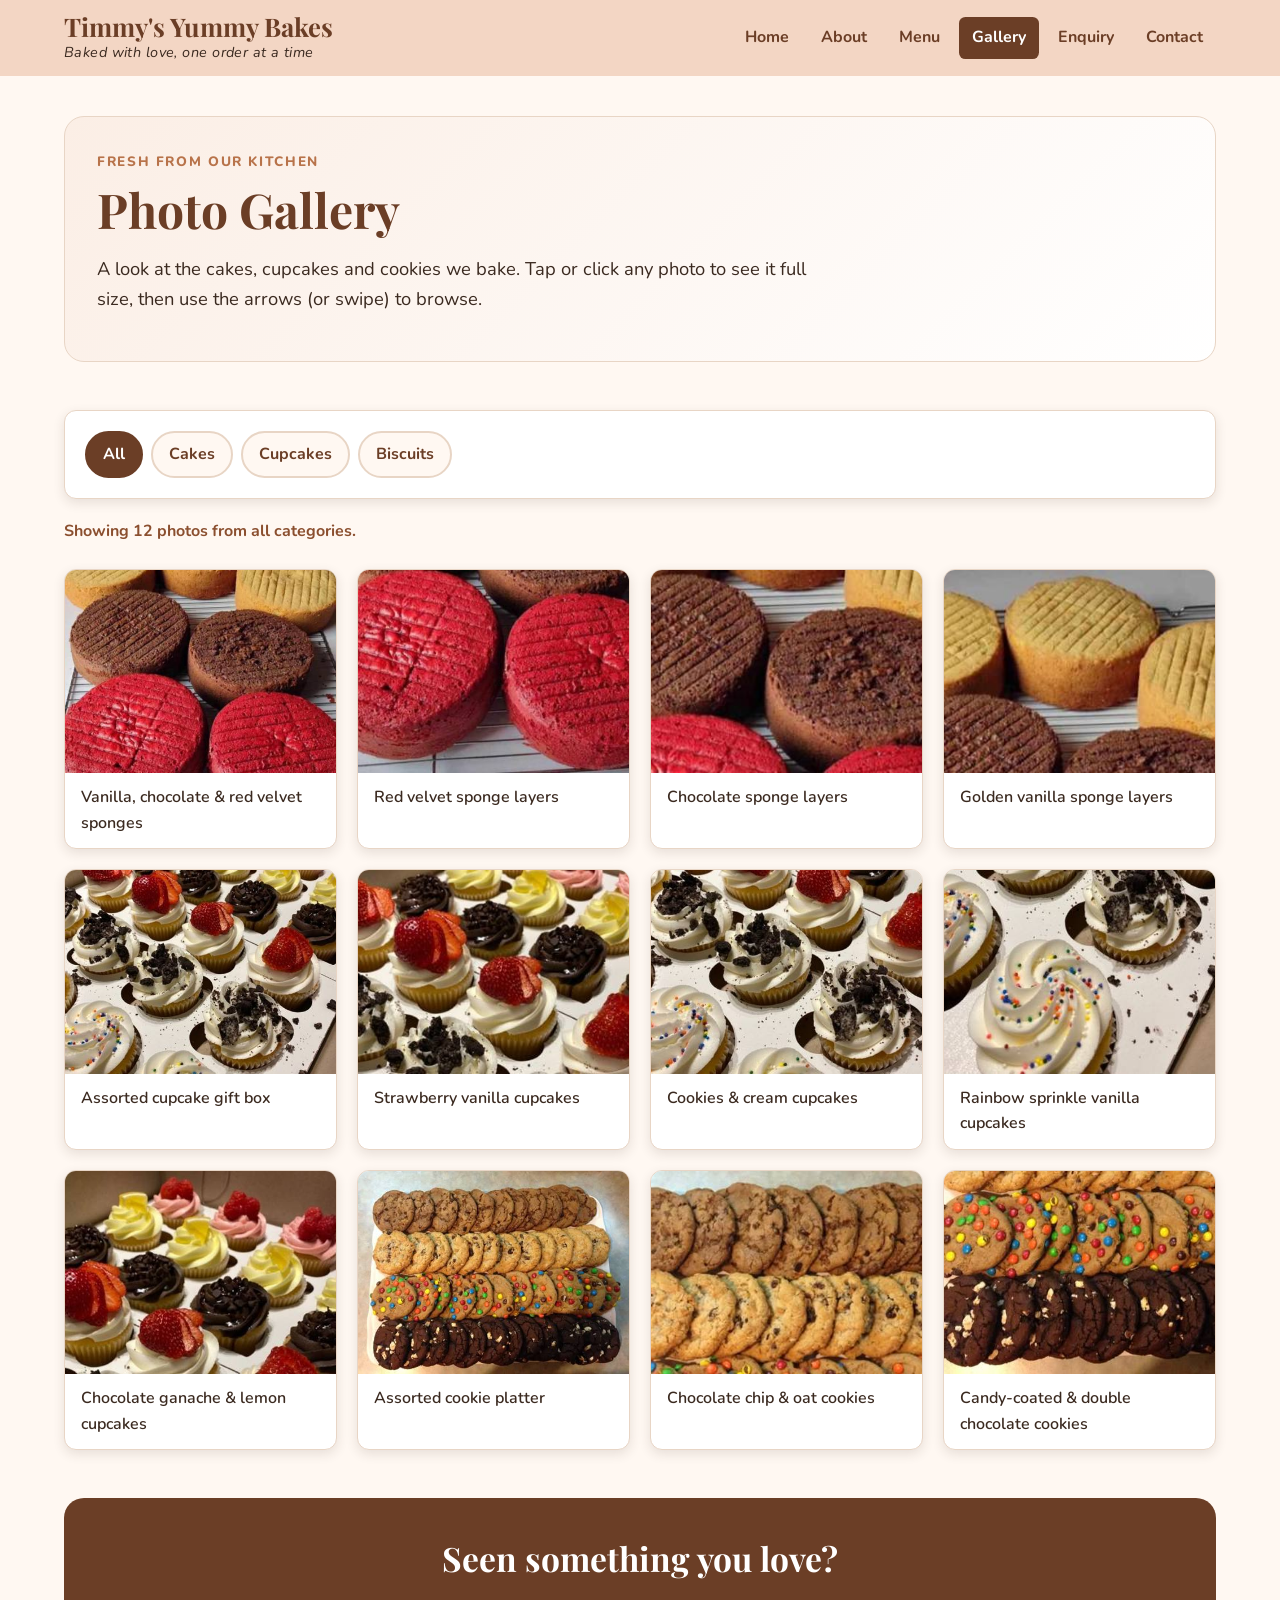
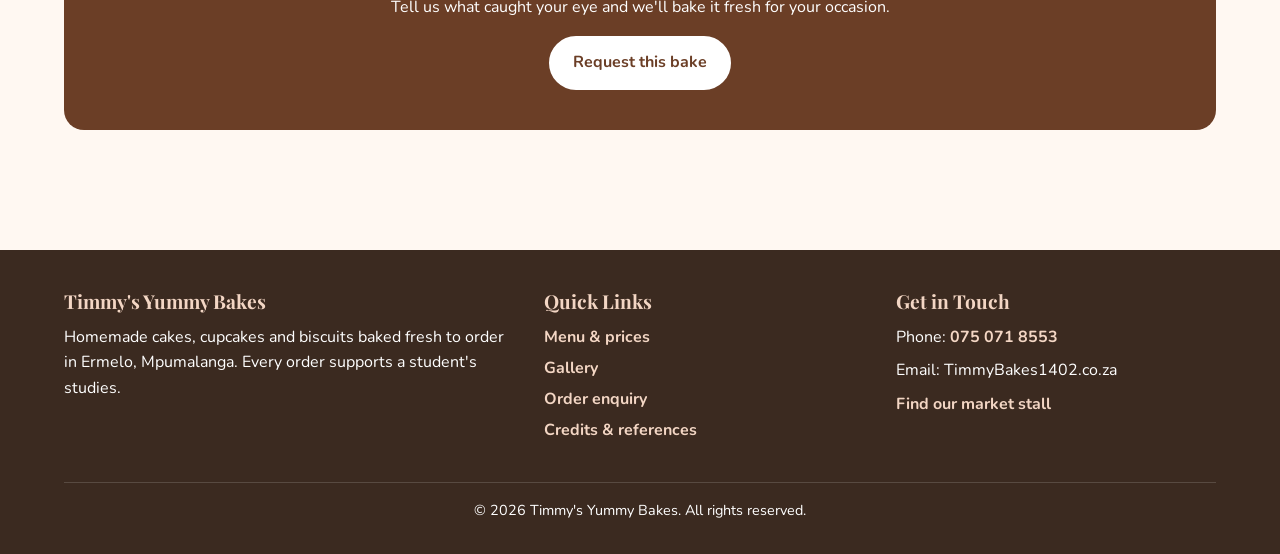
<file: gallery.html>
<!DOCTYPE html>
<html lang="en-ZA" class="no-js">
<head>
    <meta charset="UTF-8">
    <meta name="viewport" content="width=device-width, initial-scale=1.0">
    <title>Cake &amp; Cupcake Photo Gallery | Timmy's Yummy Bakes</title>
    <meta name="description" content="See photos of cakes, cupcakes and cookies baked by Timmy's Yummy Bakes in Ermelo. Filter by category and tap any photo to view it full size in the lightbox.">
    <meta name="keywords" content="bakery gallery, cake photos, cupcake ideas, red velvet sponge, cookie platter, Ermelo baker">
    <meta name="author" content="Timmy's Yummy Bakes">
    <link rel="canonical" href="https://zimile.github.io/WEDE5020_Part3/gallery.html">

    <!-- Open Graph -->
    <meta property="og:type" content="website">
    <meta property="og:site_name" content="Timmy's Yummy Bakes">
    <meta property="og:locale" content="en_ZA">
    <meta property="og:title" content="Photo Gallery | Timmy's Yummy Bakes">
    <meta property="og:description" content="Cakes, cupcakes and cookies fresh from a home kitchen in Ermelo.">
    <meta property="og:url" content="https://zimile.github.io/WEDE5020_Part3/gallery.html">
    <meta property="og:image" content="https://zimile.github.io/WEDE5020_Part3/images/strawberry-vanilla-cupcakes.jpg">
    <meta property="og:image:alt" content="Vanilla cupcakes topped with fresh strawberries">
    <meta name="twitter:card" content="summary_large_image">

    <link rel="icon" href="images/favicon.svg" type="image/svg+xml">
    <link rel="preconnect" href="https://fonts.googleapis.com">
    <link rel="preconnect" href="https://fonts.gstatic.com" crossorigin>
    <link rel="stylesheet" href="https://fonts.googleapis.com/css2?family=Nunito:wght@400;600;700;800&amp;family=Playfair+Display:wght@700&amp;display=swap">
    <link rel="stylesheet" href="css/style.css">
    <script>document.documentElement.className = "js";</script>
    <script src="js/main.js" defer></script>
    <script src="js/gallery.js" defer></script>
</head>
<body>
    <a class="skip-link" href="#main">Skip to main content</a>

    <!-- ===== HEADER ===== -->
    <header class="site-header">
        <div class="header-inner">
            <a class="logo" href="index.html" aria-label="Timmy's Yummy Bakes home page">
                <span class="logo-name">Timmy's Yummy Bakes</span>
                <span class="tagline">Baked with love, one order at a time</span>
            </a>
            <button class="nav-toggle" type="button" aria-expanded="false" aria-controls="site-nav" aria-label="Open menu">
                <span class="nav-toggle-bar"></span>
            </button>
            <nav id="site-nav" class="site-nav" aria-label="Main">
                <ul>
                    <li><a href="index.html">Home</a></li>
                    <li><a href="about.html">About</a></li>
                    <li><a href="menu.html">Menu</a></li>
                    <li><a href="gallery.html" class="active" aria-current="page">Gallery</a></li>
                    <li><a href="enquiry.html">Enquiry</a></li>
                    <li><a href="contact.html">Contact</a></li>
                </ul>
            </nav>
        </div>
    </header>

    <!-- ===== MAIN CONTENT ===== -->
    <main id="main">

        <section class="page-intro" aria-labelledby="gallery-title">
            <span class="eyebrow">Fresh from our kitchen</span>
            <h1 id="gallery-title">Photo Gallery</h1>
            <p class="lead">A look at the cakes, cupcakes and cookies we bake. Tap or click any photo to see it full size, then use the arrows (or swipe) to browse.</p>
        </section>

        <section aria-labelledby="photos-title">
            <h2 id="photos-title" class="visually-hidden">Photos</h2>

            <div class="toolbar">
                <div class="filter-buttons" role="group" aria-label="Filter photos by category">
                    <button type="button" class="filter-btn" data-category="all" aria-pressed="true">All</button>
                    <button type="button" class="filter-btn" data-category="cakes" aria-pressed="false">Cakes</button>
                    <button type="button" class="filter-btn" data-category="cupcakes" aria-pressed="false">Cupcakes</button>
                    <button type="button" class="filter-btn" data-category="biscuits" aria-pressed="false">Biscuits</button>
                </div>
            </div>
            <p id="gallery-status" class="results-status" role="status" aria-live="polite"></p>

            <div class="gallery-grid">
                <figure class="gallery-item" data-category="cakes">
                    <button type="button" class="gallery-trigger" data-full="images/vanilla-chocolate-red-velvet-sponge-cakes.jpg" aria-haspopup="dialog">
                        <img src="images/vanilla-chocolate-red-velvet-sponge-cakes-480.jpg" alt="Vanilla, chocolate and red velvet sponge cakes cooling side by side on a wire rack" width="480" height="581" loading="lazy" decoding="async">
                    </button>
                    <figcaption>Vanilla, chocolate &amp; red velvet sponges</figcaption>
                </figure>
                <figure class="gallery-item" data-category="cakes">
                    <button type="button" class="gallery-trigger" data-full="images/red-velvet-sponge-cake-layers.jpg" aria-haspopup="dialog">
                        <img src="images/red-velvet-sponge-cake-layers-480.jpg" alt="Two bright red velvet sponge cake layers with scored tops on a cooling rack" width="480" height="280" loading="lazy" decoding="async">
                    </button>
                    <figcaption>Red velvet sponge layers</figcaption>
                </figure>
                <figure class="gallery-item" data-category="cakes">
                    <button type="button" class="gallery-trigger" data-full="images/chocolate-sponge-cake-layers.jpg" aria-haspopup="dialog">
                        <img src="images/chocolate-sponge-cake-layers-480.jpg" alt="Two dark chocolate sponge cake layers cooling on a wire rack" width="480" height="215" loading="lazy" decoding="async">
                    </button>
                    <figcaption>Chocolate sponge layers</figcaption>
                </figure>
                <figure class="gallery-item" data-category="cakes">
                    <button type="button" class="gallery-trigger" data-full="images/vanilla-sponge-cake-layers.jpg" aria-haspopup="dialog">
                        <img src="images/vanilla-sponge-cake-layers-480.jpg" alt="Three golden vanilla sponge cake layers with a criss-cross pattern on top" width="480" height="215" loading="lazy" decoding="async">
                    </button>
                    <figcaption>Golden vanilla sponge layers</figcaption>
                </figure>
                <figure class="gallery-item" data-category="cupcakes">
                    <button type="button" class="gallery-trigger" data-full="images/assorted-gourmet-cupcakes-gift-box.jpg" aria-haspopup="dialog">
                        <img src="images/assorted-gourmet-cupcakes-gift-box-480.jpg" alt="Gift box of assorted cupcakes with strawberry, chocolate, lemon and cookies-and-cream toppings" width="480" height="640" loading="lazy" decoding="async">
                    </button>
                    <figcaption>Assorted cupcake gift box</figcaption>
                </figure>
                <figure class="gallery-item" data-category="cupcakes">
                    <button type="button" class="gallery-trigger" data-full="images/strawberry-vanilla-cupcakes.jpg" aria-haspopup="dialog">
                        <img src="images/strawberry-vanilla-cupcakes-480.jpg" alt="Vanilla cupcakes crowned with fresh sliced strawberries beside chocolate ganache cupcakes" width="480" height="248" loading="lazy" decoding="async">
                    </button>
                    <figcaption>Strawberry vanilla cupcakes</figcaption>
                </figure>
                <figure class="gallery-item" data-category="cupcakes">
                    <button type="button" class="gallery-trigger" data-full="images/cookies-and-cream-cupcakes.jpg" aria-haspopup="dialog">
                        <img src="images/cookies-and-cream-cupcakes-480.jpg" alt="Cupcakes with vanilla buttercream topped with crushed chocolate cookies" width="480" height="330" loading="lazy" decoding="async">
                    </button>
                    <figcaption>Cookies &amp; cream cupcakes</figcaption>
                </figure>
                <figure class="gallery-item" data-category="cupcakes">
                    <button type="button" class="gallery-trigger" data-full="images/rainbow-sprinkle-vanilla-cupcakes.jpg" aria-haspopup="dialog">
                        <img src="images/rainbow-sprinkle-vanilla-cupcakes-480.jpg" alt="Vanilla cupcakes with swirled white buttercream and rainbow sprinkles" width="480" height="275" loading="lazy" decoding="async">
                    </button>
                    <figcaption>Rainbow sprinkle vanilla cupcakes</figcaption>
                </figure>
                <figure class="gallery-item" data-category="cupcakes">
                    <button type="button" class="gallery-trigger" data-full="images/chocolate-ganache-and-lemon-cupcakes.jpg" aria-haspopup="dialog">
                        <img src="images/chocolate-ganache-and-lemon-cupcakes-480.jpg" alt="Chocolate ganache cupcakes alongside lemon and pink strawberry buttercream cupcakes" width="480" height="314" loading="lazy" decoding="async">
                    </button>
                    <figcaption>Chocolate ganache &amp; lemon cupcakes</figcaption>
                </figure>
                <figure class="gallery-item" data-category="biscuits">
                    <button type="button" class="gallery-trigger" data-full="images/assorted-homemade-cookies-platter.jpg" aria-haspopup="dialog">
                        <img src="images/assorted-homemade-cookies-platter-480.jpg" alt="Platter of homemade cookies in four rows: chocolate chip, oat, candy-coated and double chocolate" width="480" height="360" loading="lazy" decoding="async">
                    </button>
                    <figcaption>Assorted cookie platter</figcaption>
                </figure>
                <figure class="gallery-item" data-category="biscuits">
                    <button type="button" class="gallery-trigger" data-full="images/chocolate-chip-and-oat-cookies.jpg" aria-haspopup="dialog">
                        <img src="images/chocolate-chip-and-oat-cookies-480.jpg" alt="Rows of golden chocolate chip and oat cookies" width="480" height="264" loading="lazy" decoding="async">
                    </button>
                    <figcaption>Chocolate chip &amp; oat cookies</figcaption>
                </figure>
                <figure class="gallery-item" data-category="biscuits">
                    <button type="button" class="gallery-trigger" data-full="images/candy-coated-chocolate-cookies.jpg" aria-haspopup="dialog">
                        <img src="images/candy-coated-chocolate-cookies-480.jpg" alt="Cookies studded with colourful candy-coated chocolates above a row of double chocolate cookies" width="480" height="302" loading="lazy" decoding="async">
                    </button>
                    <figcaption>Candy-coated &amp; double chocolate cookies</figcaption>
                </figure>
            </div>
        </section>

        <section class="cta-banner reveal" aria-labelledby="cta-title">
            <h2 id="cta-title">Seen something you love?</h2>
            <p>Tell us what caught your eye and we'll bake it fresh for your occasion.</p>
            <a href="enquiry.html" class="btn">Request this bake</a>
        </section>

    </main>

    <!-- ===== LIGHTBOX ===== -->
    <div id="lightbox" class="lightbox" role="dialog" aria-modal="true" aria-label="Photo viewer" aria-hidden="true">
        <button class="lightbox-btn lightbox-close" type="button" aria-label="Close photo viewer">&times;</button>
        <button class="lightbox-btn lightbox-prev" type="button" aria-label="Previous photo">&#8249;</button>
        <figure class="lightbox-figure">
            <img id="lightbox-image" alt="">
            <figcaption>
                <span id="lightbox-caption"></span>
                <span id="lightbox-counter" class="lightbox-counter" aria-live="polite"></span>
            </figcaption>
        </figure>
        <button class="lightbox-btn lightbox-next" type="button" aria-label="Next photo">&#8250;</button>
    </div>

    <!-- ===== FOOTER ===== -->
    <footer class="site-footer">
        <div class="footer-inner">
            <div>
                <h2>Timmy's Yummy Bakes</h2>
                <p>Homemade cakes, cupcakes and biscuits baked fresh to order in Ermelo, Mpumalanga. Every order supports a student's studies.</p>
            </div>
            <nav aria-label="Footer">
                <h2>Quick Links</h2>
                <ul>
                    <li><a href="menu.html">Menu &amp; prices</a></li>
                    <li><a href="gallery.html">Gallery</a></li>
                    <li><a href="enquiry.html">Order enquiry</a></li>
                    <li><a href="about.html#credits">Credits &amp; references</a></li>
                </ul>
            </nav>
            <div>
                <h2>Get in Touch</h2>
                <p>Phone: <a href="tel:+27750718553">075 071 8553</a></p>
                <p>Email: TimmyBakes1402.co.za</p>
                <p><a href="contact.html#find-us">Find our market stall</a></p>
            </div>
        </div>
        <p class="copyright">&copy; <span data-year>2026</span> Timmy's Yummy Bakes. All rights reserved.</p>
    </footer>

</body>
</html>
</file>
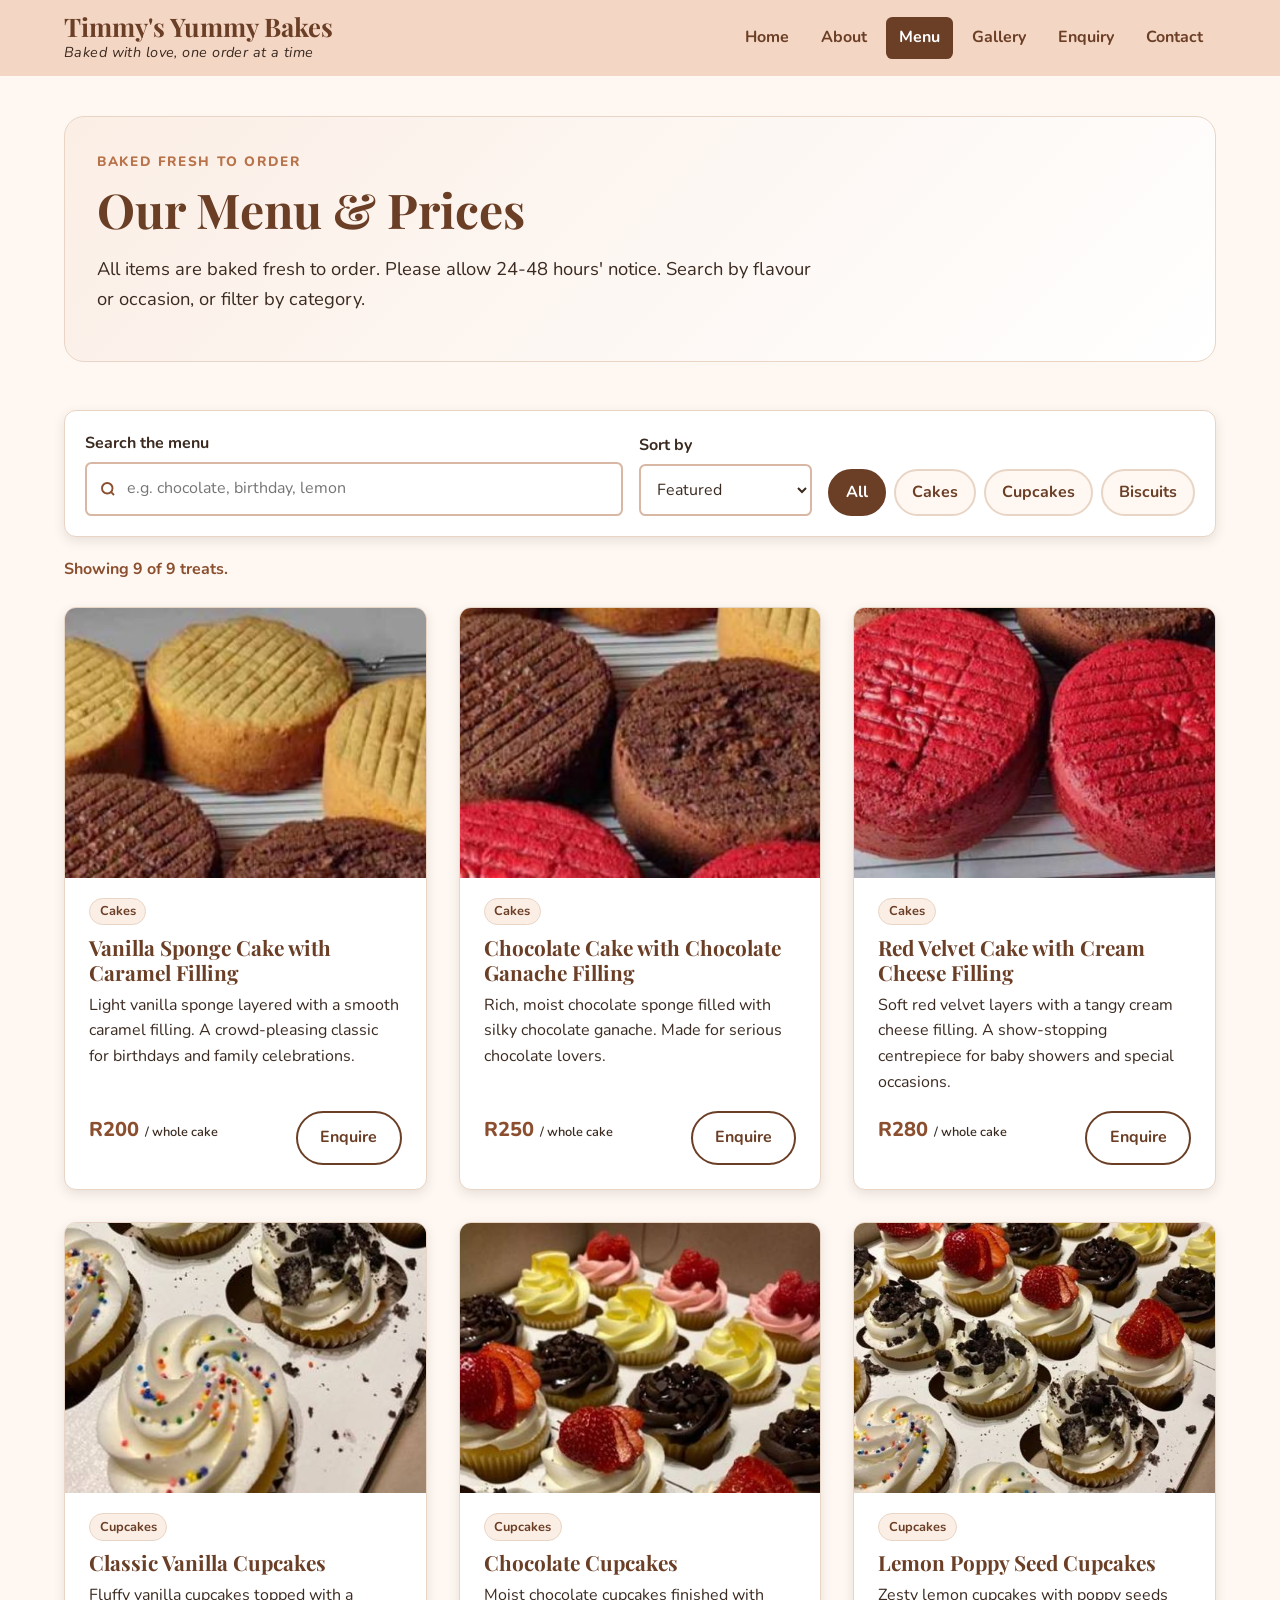
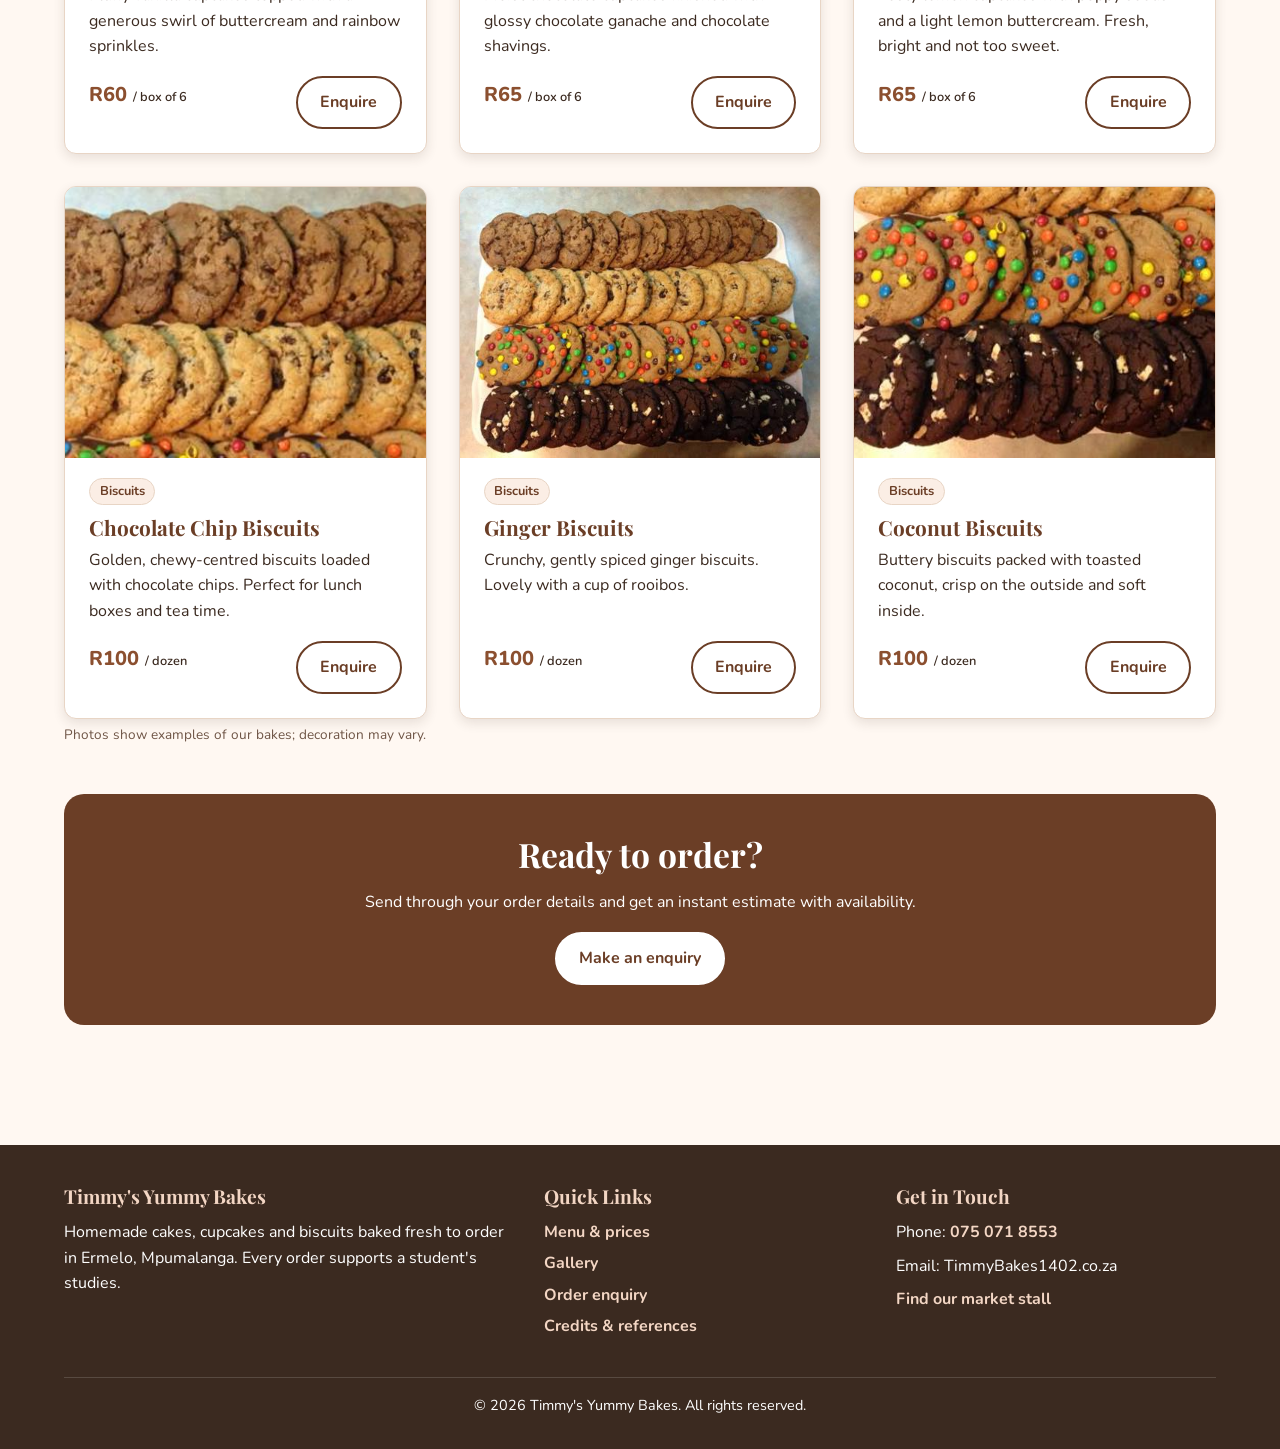
<file: menu.html>
<!DOCTYPE html>
<html lang="en-ZA" class="no-js">
<head>
    <meta charset="UTF-8">
    <meta name="viewport" content="width=device-width, initial-scale=1.0">
    <title>Menu &amp; Prices: Cakes, Cupcakes | Timmy's Yummy Bakes</title>
    <meta name="description" content="Browse Timmy's Yummy Bakes menu and prices: celebration cakes from R200, cupcakes from R60 a box and biscuits at R100 a dozen. Search or filter to find a treat.">
    <meta name="keywords" content="bakery menu Ermelo, cake prices, cupcake prices, red velvet cake, chocolate cake, biscuits by the dozen">
    <meta name="author" content="Timmy's Yummy Bakes">
    <link rel="canonical" href="https://zimile.github.io/WEDE5020_Part3/menu.html">

    <!-- Open Graph -->
    <meta property="og:type" content="website">
    <meta property="og:site_name" content="Timmy's Yummy Bakes">
    <meta property="og:locale" content="en_ZA">
    <meta property="og:title" content="Menu &amp; Prices | Timmy's Yummy Bakes">
    <meta property="og:description" content="Celebration cakes, cupcakes and biscuits, baked fresh to order in Ermelo. See every item and price.">
    <meta property="og:url" content="https://zimile.github.io/WEDE5020_Part3/menu.html">
    <meta property="og:image" content="https://zimile.github.io/WEDE5020_Part3/images/assorted-homemade-cookies-platter.jpg">
    <meta property="og:image:alt" content="Platter of homemade cookies arranged in rows">
    <meta name="twitter:card" content="summary_large_image">

    <link rel="icon" href="images/favicon.svg" type="image/svg+xml">
    <link rel="preconnect" href="https://fonts.googleapis.com">
    <link rel="preconnect" href="https://fonts.gstatic.com" crossorigin>
    <link rel="stylesheet" href="https://fonts.googleapis.com/css2?family=Nunito:wght@400;600;700;800&amp;family=Playfair+Display:wght@700&amp;display=swap">
    <link rel="stylesheet" href="css/style.css">
    <script>document.documentElement.className = "js";</script>
    <script src="js/main.js" defer></script>
    <script src="js/products.js" defer></script>
    <script src="js/menu.js" defer></script>
</head>
<body>
    <a class="skip-link" href="#main">Skip to main content</a>

    <!-- ===== HEADER ===== -->
    <header class="site-header">
        <div class="header-inner">
            <a class="logo" href="index.html" aria-label="Timmy's Yummy Bakes home page">
                <span class="logo-name">Timmy's Yummy Bakes</span>
                <span class="tagline">Baked with love, one order at a time</span>
            </a>
            <button class="nav-toggle" type="button" aria-expanded="false" aria-controls="site-nav" aria-label="Open menu">
                <span class="nav-toggle-bar"></span>
            </button>
            <nav id="site-nav" class="site-nav" aria-label="Main">
                <ul>
                    <li><a href="index.html">Home</a></li>
                    <li><a href="about.html">About</a></li>
                    <li><a href="menu.html" class="active" aria-current="page">Menu</a></li>
                    <li><a href="gallery.html">Gallery</a></li>
                    <li><a href="enquiry.html">Enquiry</a></li>
                    <li><a href="contact.html">Contact</a></li>
                </ul>
            </nav>
        </div>
    </header>

    <!-- ===== MAIN CONTENT ===== -->
    <main id="main">

        <section id="menu-intro" class="page-intro" aria-labelledby="menu-title">
            <span class="eyebrow">Baked fresh to order</span>
            <h1 id="menu-title">Our Menu &amp; Prices</h1>
            <p class="lead">All items are baked fresh to order. Please allow 24-48 hours' notice. Search by flavour or occasion, or filter by category.</p>
        </section>

        <section id="menu-products" aria-labelledby="products-title">
            <h2 id="products-title" class="visually-hidden">Products</h2>

            <div class="toolbar" role="search">
                <div class="search-field">
                    <label for="menu-search">Search the menu</label>
                    <div class="search-input-wrap">
                        <svg viewBox="0 0 24 24" fill="none" stroke="currentColor" stroke-width="2.5" aria-hidden="true"><circle cx="11" cy="11" r="7"/><path d="m20 20-3.5-3.5"/></svg>
                        <input type="search" id="menu-search" name="q" placeholder="e.g. chocolate, birthday, lemon" autocomplete="off" aria-describedby="menu-status">
                    </div>
                </div>
                <div class="sort-field">
                    <label for="menu-sort">Sort by</label>
                    <select id="menu-sort" name="sort">
                        <option value="featured">Featured</option>
                        <option value="price-asc">Price: low to high</option>
                        <option value="price-desc">Price: high to low</option>
                        <option value="name">Name: A to Z</option>
                    </select>
                </div>
                <div class="filter-buttons" role="group" aria-label="Filter by category">
                    <button type="button" class="filter-btn" data-category="all" aria-pressed="true">All</button>
                    <button type="button" class="filter-btn" data-category="cakes" aria-pressed="false">Cakes</button>
                    <button type="button" class="filter-btn" data-category="cupcakes" aria-pressed="false">Cupcakes</button>
                    <button type="button" class="filter-btn" data-category="biscuits" aria-pressed="false">Biscuits</button>
                </div>
            </div>

            <p id="menu-status" class="results-status" role="status" aria-live="polite"></p>

            <div id="product-grid" class="products-grid"></div>

            <div id="menu-empty" class="empty-state" hidden>
                <h3>No treats match "<span id="menu-empty-term"></span>"</h3>
                <p>Try a different flavour such as "vanilla" or "chocolate", or browse everything. Can't find what you're after? We bake custom orders too.</p>
                <div class="btn-group center">
                    <button type="button" id="menu-clear" class="btn">Show all treats</button>
                    <a href="enquiry.html" class="btn btn-outline">Ask about a custom order</a>
                </div>
            </div>

            <noscript>
                <p>Turn on JavaScript to search and filter the menu. Full price list:</p>
                <ul class="menu-list">
                    <li>Vanilla Sponge Cake with Caramel Filling: R200</li>
                    <li>Chocolate Cake with Chocolate Ganache Filling: R250</li>
                    <li>Red Velvet Cake with Cream Cheese Filling: R280</li>
                    <li>Classic Vanilla Cupcakes (box of 6): R60</li>
                    <li>Chocolate Cupcakes (box of 6): R65</li>
                    <li>Lemon Poppy Seed Cupcakes (box of 6): R65</li>
                    <li>Chocolate Chip Biscuits (dozen): R100</li>
                    <li>Ginger Biscuits (dozen): R100</li>
                    <li>Coconut Biscuits (dozen): R100</li>
                </ul>
            </noscript>
            <p class="hint">Photos show examples of our bakes; decoration may vary.</p>
        </section>

        <section id="menu-cta" class="cta-banner reveal" aria-labelledby="cta-title">
            <h2 id="cta-title">Ready to order?</h2>
            <p>Send through your order details and get an instant estimate with availability.</p>
            <a href="enquiry.html" class="btn">Make an enquiry</a>
        </section>

    </main>

    <!-- ===== FOOTER ===== -->
    <footer class="site-footer">
        <div class="footer-inner">
            <div>
                <h2>Timmy's Yummy Bakes</h2>
                <p>Homemade cakes, cupcakes and biscuits baked fresh to order in Ermelo, Mpumalanga. Every order supports a student's studies.</p>
            </div>
            <nav aria-label="Footer">
                <h2>Quick Links</h2>
                <ul>
                    <li><a href="menu.html">Menu &amp; prices</a></li>
                    <li><a href="gallery.html">Gallery</a></li>
                    <li><a href="enquiry.html">Order enquiry</a></li>
                    <li><a href="about.html#credits">Credits &amp; references</a></li>
                </ul>
            </nav>
            <div>
                <h2>Get in Touch</h2>
                <p>Phone: <a href="tel:+27750718553">075 071 8553</a></p>
                <p>Email: TimmyBakes1402.co.za</p>
                <p><a href="contact.html#find-us">Find our market stall</a></p>
            </div>
        </div>
        <p class="copyright">&copy; <span data-year>2026</span> Timmy's Yummy Bakes. All rights reserved.</p>
    </footer>

</body>
</html>
</file>
<file: css/style.css>
/* =========================================================
   Timmy's Yummy Bakes - main stylesheet
   Part 3: tokens, layout, components and interactive states
   ========================================================= */

/* ---------- Design tokens ---------- */
:root {
    --brown-900: #3b2a20;
    --brown-700: #6b3e26;
    --brown-600: #8b4f2f;
    --caramel: #d99b72;
    --caramel-dark: #b8734a;
    --peach: #f3d6c4;
    --peach-light: #fbeee5;
    --cream: #fff8f2;
    --white: #ffffff;
    --border: #e8d5c5;
    --success: #2f7a45;
    --success-bg: #e9f6ed;
    --error: #b42318;
    --error-bg: #fdecea;

    --font-heading: "Playfair Display", Georgia, serif;
    --font-body: "Nunito", Arial, sans-serif;

    --radius-sm: 0.4rem;
    --radius: 0.75rem;
    --radius-lg: 1.25rem;
    --shadow: 0 4px 12px rgba(59, 42, 32, 0.12);
    --shadow-lg: 0 10px 24px rgba(59, 42, 32, 0.18);
    --focus: 0 0 0 3px rgba(217, 155, 114, 0.6);
    --header-h: 76px;
    --ease: 0.25s ease;
}

/* ---------- Reset ---------- */
*,
*::before,
*::after {
    margin: 0;
    padding: 0;
    box-sizing: border-box;
}

html {
    scroll-behavior: smooth;
    scroll-padding-top: calc(var(--header-h) + 1rem);
}

body {
    font-family: var(--font-body);
    color: var(--brown-900);
    background-color: var(--cream);
    line-height: 1.6;
    font-size: 1rem;
    display: flex;
    flex-direction: column;
    min-height: 100vh;
}

body.no-scroll {
    overflow: hidden;
}

img {
    max-width: 100%;
    height: auto;
    display: block;
}

button,
input,
select,
textarea {
    font: inherit;
    color: inherit;
}

:focus-visible {
    outline: 3px solid var(--caramel);
    outline-offset: 2px;
}

.visually-hidden {
    position: absolute !important;
    width: 1px;
    height: 1px;
    overflow: hidden;
    clip: rect(0 0 0 0);
    white-space: nowrap;
}

.skip-link {
    position: absolute;
    left: 1rem;
    top: -4rem;
    z-index: 200;
    background: var(--brown-700);
    color: var(--white);
    padding: 0.6rem 1rem;
    border-radius: var(--radius-sm);
    font-weight: 700;
    text-decoration: none;
    transition: top var(--ease);
}

.skip-link:focus {
    top: 1rem;
}

/* ---------- Typography ---------- */
h1,
h2,
h3 {
    font-family: var(--font-heading);
    color: var(--brown-700);
    line-height: 1.2;
}

h1 {
    font-size: clamp(2rem, 4.5vw, 3rem);
    margin-bottom: 1rem;
}

h2 {
    font-size: clamp(1.6rem, 3.2vw, 2.1rem);
    margin-bottom: 1rem;
}

h3 {
    font-size: 1.3rem;
    margin-bottom: 0.5rem;
}

p {
    margin-bottom: 1rem;
}

.lead {
    font-size: 1.15rem;
    max-width: 65ch;
}

.eyebrow {
    display: inline-block;
    font-size: 0.85rem;
    font-weight: 800;
    letter-spacing: 0.12em;
    text-transform: uppercase;
    color: var(--caramel-dark);
    margin-bottom: 0.5rem;
}

/* ---------- Header & navigation ---------- */
.site-header {
    position: sticky;
    top: 0;
    z-index: 100;
    background-color: var(--peach);
    transition: box-shadow var(--ease);
}

.site-header.is-scrolled {
    box-shadow: 0 4px 14px rgba(59, 42, 32, 0.15);
}

.header-inner {
    width: 90%;
    max-width: 1200px;
    margin: 0 auto;
    min-height: var(--header-h);
    display: flex;
    justify-content: space-between;
    align-items: center;
    gap: 1.5rem;
}

.logo {
    text-decoration: none;
    display: flex;
    flex-direction: column;
    padding: 0.5rem 0;
}

.logo-name {
    font-family: var(--font-heading);
    font-size: 1.6rem;
    font-weight: 700;
    color: var(--brown-700);
    line-height: 1.1;
}

.tagline {
    font-style: italic;
    font-size: 0.9rem;
    color: var(--brown-900);
    letter-spacing: 0.03em;
}

.site-nav ul {
    list-style: none;
    display: flex;
    gap: 0.4rem;
    flex-wrap: wrap;
}

.site-nav a {
    display: block;
    color: var(--brown-700);
    text-decoration: none;
    font-weight: 700;
    padding: 0.5rem 0.8rem;
    border-radius: var(--radius-sm);
    transition: background-color var(--ease), color var(--ease);
}

.site-nav a:hover {
    background-color: var(--caramel);
    color: var(--white);
}

.site-nav a.active {
    background-color: var(--brown-700);
    color: var(--white);
}

.nav-toggle {
    display: none;
    width: 46px;
    height: 46px;
    border: 0;
    border-radius: var(--radius-sm);
    background: var(--brown-700);
    cursor: pointer;
    position: relative;
}

.nav-toggle-bar,
.nav-toggle-bar::before,
.nav-toggle-bar::after {
    position: absolute;
    left: 50%;
    width: 22px;
    height: 2px;
    margin-left: -11px;
    background: var(--white);
    border-radius: 2px;
    transition: transform var(--ease), opacity var(--ease);
}

.nav-toggle-bar {
    top: 50%;
}

.nav-toggle-bar::before,
.nav-toggle-bar::after {
    content: "";
    left: 0;
    margin-left: 0;
}

.nav-toggle-bar::before {
    top: -7px;
}

.nav-toggle-bar::after {
    top: 7px;
}

.nav-toggle[aria-expanded="true"] .nav-toggle-bar {
    background: transparent;
}

.nav-toggle[aria-expanded="true"] .nav-toggle-bar::before {
    transform: translateY(7px) rotate(45deg);
}

.nav-toggle[aria-expanded="true"] .nav-toggle-bar::after {
    transform: translateY(-7px) rotate(-45deg);
}

/* ---------- Layout ---------- */
main {
    flex: 1;
    width: 90%;
    max-width: 1200px;
    margin: 0 auto;
    padding: 2.5rem 0;
}

section {
    margin-bottom: 3rem;
}

main a {
    color: var(--brown-600);
    font-weight: 700;
}

main a:hover {
    color: var(--caramel-dark);
}

.page-intro {
    background: linear-gradient(135deg, var(--peach-light), var(--white));
    border: 1px solid var(--border);
    border-radius: var(--radius-lg);
    padding: 2rem;
}

.two-col {
    display: grid;
    grid-template-columns: 1fr 1fr;
    gap: 2rem;
    align-items: start;
}

/* ---------- Buttons ---------- */
.btn {
    display: inline-flex;
    align-items: center;
    justify-content: center;
    gap: 0.5rem;
    background-color: var(--brown-700);
    color: var(--white);
    text-decoration: none;
    padding: 0.75rem 1.4rem;
    border: 2px solid var(--brown-700);
    border-radius: 999px;
    font-weight: 700;
    cursor: pointer;
    transition: background-color var(--ease), border-color var(--ease), transform var(--ease);
}

main a.btn {
    color: var(--white);
}

.btn:hover {
    background-color: var(--caramel-dark);
    border-color: var(--caramel-dark);
    color: var(--white);
    transform: translateY(-2px);
}

.btn-outline,
main a.btn-outline {
    background: transparent;
    color: var(--brown-700);
}

.btn-outline:hover {
    color: var(--white);
}

.btn[disabled] {
    opacity: 0.7;
    cursor: progress;
    transform: none;
}

.btn-group {
    display: flex;
    flex-wrap: wrap;
    gap: 0.75rem;
}

.btn-group.center {
    justify-content: center;
}

/* ---------- Hero ---------- */
.hero {
    display: grid;
    grid-template-columns: 1.1fr 0.9fr;
    gap: 2.5rem;
    align-items: center;
}

.hero-image {
    border-radius: var(--radius-lg);
    overflow: hidden;
    box-shadow: var(--shadow-lg);
    aspect-ratio: 4 / 3;
}

.hero-image img {
    width: 100%;
    height: 100%;
    object-fit: cover;
}

.hero-points {
    list-style: none;
    display: flex;
    flex-wrap: wrap;
    gap: 0.5rem 1.25rem;
    margin: 1.25rem 0 1.5rem;
    font-weight: 700;
}

.hero-points li::before {
    content: "\2713";
    color: var(--success);
    margin-right: 0.4rem;
}

/* ---------- Cards & grids ---------- */
.products-grid {
    display: grid;
    grid-template-columns: repeat(3, 1fr);
    gap: 2rem;
    margin-top: 1.5rem;
}

.product-card {
    background-color: var(--white);
    border: 1px solid var(--border);
    border-radius: var(--radius);
    box-shadow: var(--shadow);
    overflow: hidden;
    display: flex;
    flex-direction: column;
    transition: transform var(--ease), box-shadow var(--ease);
}

.product-card:hover {
    transform: translateY(-5px);
    box-shadow: var(--shadow-lg);
}

.product-card img {
    width: 100%;
    aspect-ratio: 4 / 3;
    object-fit: cover;
}

.product-card-body {
    padding: 1.25rem 1.5rem 1.5rem;
    display: flex;
    flex-direction: column;
    flex: 1;
}

.product-card-body p {
    flex: 1;
}

.card-meta {
    display: flex;
    justify-content: space-between;
    align-items: center;
    gap: 1rem;
    flex-wrap: wrap;
}

.price {
    color: var(--brown-600);
    font-weight: 800;
    font-size: 1.25rem;
}

.price small {
    font-size: 0.8rem;
    font-weight: 600;
    color: var(--brown-900);
}

.badge {
    display: inline-block;
    background: var(--peach-light);
    color: var(--brown-700);
    border: 1px solid var(--border);
    padding: 0.15rem 0.6rem;
    border-radius: 999px;
    font-size: 0.8rem;
    font-weight: 700;
    text-transform: capitalize;
    margin-bottom: 0.6rem;
    align-self: flex-start;
}

mark {
    background: #ffe2a8;
    color: inherit;
    border-radius: 2px;
    padding: 0 1px;
}

/* ---------- Search & filters (menu + gallery) ---------- */
.toolbar {
    display: flex;
    flex-wrap: wrap;
    gap: 1rem;
    align-items: flex-end;
    background: var(--white);
    border: 1px solid var(--border);
    border-radius: var(--radius);
    padding: 1.25rem;
    box-shadow: var(--shadow);
}

.search-field {
    flex: 1 1 260px;
}

.search-field label,
.sort-field label {
    display: block;
    font-weight: 700;
    margin-bottom: 0.35rem;
}

.search-input-wrap {
    position: relative;
}

.search-input-wrap svg {
    position: absolute;
    left: 0.85rem;
    top: 50%;
    transform: translateY(-50%);
    width: 18px;
    height: 18px;
    color: var(--brown-600);
    pointer-events: none;
}

.search-input-wrap input {
    padding-left: 2.5rem;
}

.filter-buttons {
    display: flex;
    flex-wrap: wrap;
    gap: 0.5rem;
}

.filter-btn {
    border: 2px solid var(--border);
    background: var(--cream);
    color: var(--brown-700);
    padding: 0.55rem 1rem;
    border-radius: 999px;
    font-weight: 700;
    cursor: pointer;
    transition: background-color var(--ease), border-color var(--ease), color var(--ease);
}

.filter-btn:hover {
    border-color: var(--caramel);
}

.filter-btn[aria-pressed="true"] {
    background: var(--brown-700);
    border-color: var(--brown-700);
    color: var(--white);
}

.results-status {
    margin: 1.25rem 0 0;
    font-weight: 700;
    color: var(--brown-600);
}

.empty-state {
    text-align: center;
    background: var(--white);
    border: 2px dashed var(--border);
    border-radius: var(--radius);
    padding: 2.5rem 1.5rem;
    margin-top: 1.5rem;
}

.empty-state[hidden] {
    display: none;
}

.menu-list {
    list-style: none;
    display: grid;
    gap: 0.5rem;
    margin-top: 1rem;
}

.menu-list li {
    background: var(--white);
    border: 1px solid var(--border);
    border-radius: var(--radius-sm);
    padding: 0.75rem 1rem;
}

/* ---------- Image slider ---------- */
.slider {
    position: relative;
    background: var(--white);
    border: 1px solid var(--border);
    border-radius: var(--radius-lg);
    box-shadow: var(--shadow);
    overflow: hidden;
}

.slides {
    position: relative;
}

.slide {
    display: none;
    margin: 0;
}

.slide.is-active {
    display: block;
    animation: fade-in 0.5s ease;
}

.no-js .slide:first-child {
    display: block;
}

.slide img {
    width: 100%;
    aspect-ratio: 16 / 7;
    object-fit: cover;
}

.slide figcaption {
    padding: 1rem 1.5rem 0;
    text-align: center;
}

.slide figcaption strong {
    display: block;
    font-family: var(--font-heading);
    font-size: 1.25rem;
    color: var(--brown-700);
}

.slider-btn {
    position: absolute;
    top: 40%;
    transform: translateY(-50%);
    width: 44px;
    height: 44px;
    border-radius: 50%;
    border: 0;
    background: var(--peach);
    color: var(--brown-700);
    font-size: 1.4rem;
    cursor: pointer;
    transition: background-color var(--ease), color var(--ease);
}

.slider-btn:hover {
    background: var(--brown-700);
    color: var(--white);
}

.slider-btn.prev {
    left: 0.75rem;
}

.slider-btn.next {
    right: 0.75rem;
}

.slider-dots {
    display: flex;
    justify-content: center;
    gap: 0.5rem;
    padding: 0.75rem 0 1.25rem;
}

.slider-dots button {
    width: 12px;
    height: 12px;
    border-radius: 50%;
    border: 2px solid var(--brown-700);
    background: transparent;
    cursor: pointer;
}

.slider-dots button[aria-current="true"] {
    background: var(--brown-700);
}

/* ---------- Accordion (FAQ) ---------- */
.accordion {
    border: 1px solid var(--border);
    border-radius: var(--radius);
    background: var(--white);
    box-shadow: var(--shadow);
    overflow: hidden;
}

.accordion-item + .accordion-item {
    border-top: 1px solid var(--border);
}

.accordion-item h3 {
    margin: 0;
    font-size: 1.05rem;
}

.accordion-trigger {
    width: 100%;
    display: flex;
    justify-content: space-between;
    align-items: center;
    gap: 1rem;
    padding: 1rem 1.25rem;
    border: 0;
    background: transparent;
    text-align: left;
    font-family: var(--font-body);
    font-weight: 700;
    color: var(--brown-700);
    cursor: pointer;
    transition: background-color var(--ease);
}

.accordion-trigger:hover,
.accordion-trigger[aria-expanded="true"] {
    background: var(--peach-light);
}

.accordion-icon {
    flex-shrink: 0;
    width: 24px;
    height: 24px;
    border-radius: 50%;
    background: var(--peach);
    position: relative;
    transition: transform var(--ease);
}

.accordion-icon::before,
.accordion-icon::after {
    content: "";
    position: absolute;
    top: 50%;
    left: 50%;
    width: 10px;
    height: 2px;
    margin: -1px 0 0 -5px;
    background: var(--brown-700);
}

.accordion-icon::after {
    transform: rotate(90deg);
    transition: transform var(--ease);
}

.accordion-trigger[aria-expanded="true"] .accordion-icon::after {
    transform: rotate(0deg);
}

.accordion-panel {
    padding: 0 1.25rem;
    max-height: 0;
    overflow: hidden;
    transition: max-height 0.35s ease, padding 0.35s ease;
}

.accordion-panel.is-open {
    padding: 0.75rem 1.25rem 1rem;
}

/* Without JavaScript every answer stays readable */
.no-js .accordion-panel {
    max-height: none;
    padding: 0.75rem 1.25rem 1rem;
}

/* ---------- Gallery & lightbox ---------- */
.gallery-grid {
    display: grid;
    grid-template-columns: repeat(auto-fill, minmax(240px, 1fr));
    gap: 1.25rem;
    margin-top: 1.5rem;
}

.gallery-item {
    margin: 0;
    background: var(--white);
    border: 1px solid var(--border);
    border-radius: var(--radius);
    overflow: hidden;
    box-shadow: var(--shadow);
}

.gallery-item[hidden] {
    display: none;
}

.gallery-trigger {
    display: block;
    width: 100%;
    border: 0;
    padding: 0;
    background: none;
    cursor: zoom-in;
    position: relative;
    overflow: hidden;
}

.gallery-trigger img {
    width: 100%;
    aspect-ratio: 4 / 3;
    object-fit: cover;
    transition: transform 0.4s ease;
}

.gallery-trigger::after {
    content: "\2922  View";
    position: absolute;
    inset: auto 0.75rem 0.75rem auto;
    background: rgba(59, 42, 32, 0.8);
    color: var(--white);
    font-weight: 700;
    font-size: 0.85rem;
    padding: 0.3rem 0.7rem;
    border-radius: 999px;
    opacity: 0;
    transition: opacity var(--ease);
}

.gallery-trigger:hover img,
.gallery-trigger:focus-visible img {
    transform: scale(1.06);
}

.gallery-trigger:hover::after,
.gallery-trigger:focus-visible::after {
    opacity: 1;
}

.gallery-item figcaption {
    padding: 0.75rem 1rem;
    font-weight: 600;
}

.lightbox {
    position: fixed;
    inset: 0;
    z-index: 300;
    background: rgba(25, 16, 11, 0.92);
    display: flex;
    align-items: center;
    justify-content: center;
    padding: 4rem 4.5rem;
    opacity: 0;
    visibility: hidden;
    transition: opacity var(--ease), visibility var(--ease);
}

/* Visibility switches instantly on open so the close button can take focus */
.lightbox.is-open {
    opacity: 1;
    visibility: visible;
    transition: opacity var(--ease), visibility 0s;
}

.lightbox-figure {
    margin: 0;
    max-width: 1000px;
    width: 100%;
    text-align: center;
}

.lightbox-figure img {
    max-height: 75vh;
    width: auto;
    margin: 0 auto;
    border-radius: var(--radius);
    box-shadow: 0 10px 40px rgba(0, 0, 0, 0.5);
}

.lightbox-figure figcaption {
    color: var(--white);
    margin-top: 1rem;
    font-size: 1.05rem;
}

.lightbox-counter {
    display: block;
    color: var(--peach);
    font-size: 0.9rem;
    margin-top: 0.25rem;
}

.lightbox-btn {
    position: absolute;
    width: 48px;
    height: 48px;
    border-radius: 50%;
    border: 0;
    background: rgba(255, 255, 255, 0.15);
    color: var(--white);
    font-size: 1.6rem;
    line-height: 1;
    cursor: pointer;
    transition: background-color var(--ease);
}

.lightbox-btn:hover,
.lightbox-btn:focus-visible {
    background: var(--caramel-dark);
}

.lightbox-close {
    top: 1rem;
    right: 1rem;
}

.lightbox-prev {
    left: 1rem;
    top: 50%;
    transform: translateY(-50%);
}

.lightbox-next {
    right: 1rem;
    top: 50%;
    transform: translateY(-50%);
}

/* ---------- Map ---------- */
.map-layout {
    display: grid;
    grid-template-columns: 2fr 1fr;
    gap: 1.5rem;
    align-items: stretch;
}

.map {
    height: 420px;
    width: 100%;
    border-radius: var(--radius-lg);
    border: 3px solid var(--white);
    box-shadow: var(--shadow-lg);
    background: var(--peach-light);
    z-index: 0;
}

.map-fallback {
    padding: 2rem;
}

.map-hint {
    font-size: 0.9rem;
    color: #6f5546;
    margin-top: 0.5rem;
}

/* Brand-coloured teardrop pin used by js/map.js */
.map-pin {
    position: relative;
    display: block;
    width: 36px;
    height: 36px;
    background: var(--brown-700);
    border: 3px solid var(--white);
    border-radius: 50% 50% 50% 0;
    transform: rotate(-45deg);
    box-shadow: 0 3px 8px rgba(0, 0, 0, 0.35);
}

.map-pin::after {
    content: "";
    position: absolute;
    top: 50%;
    left: 50%;
    width: 12px;
    height: 12px;
    margin: -6px 0 0 -6px;
    border-radius: 50%;
    background: var(--caramel);
}

.location-list {
    list-style: none;
    display: grid;
    gap: 1rem;
}

.location-card {
    background: var(--white);
    border: 1px solid var(--border);
    border-radius: var(--radius);
    padding: 1.25rem;
    box-shadow: var(--shadow);
}

.location-card p {
    margin-bottom: 0.75rem;
}

.leaflet-popup-content-wrapper {
    border-radius: var(--radius);
    font-family: var(--font-body);
}

.leaflet-popup-content h3 {
    font-size: 1.05rem;
    margin-bottom: 0.25rem;
}

.leaflet-popup-content p {
    margin: 0 0 0.5rem;
}

.leaflet-popup-content a {
    color: var(--brown-600);
    font-weight: 700;
}

/* ---------- Forms ---------- */
form {
    background-color: var(--white);
    padding: 2rem;
    border-radius: var(--radius-lg);
    box-shadow: var(--shadow);
    border: 1px solid var(--border);
}

.form-grid {
    display: grid;
    grid-template-columns: 1fr 1fr;
    gap: 0 1.5rem;
}

.form-group {
    margin-bottom: 1.25rem;
}

.form-group.full {
    grid-column: 1 / -1;
}

form label,
fieldset legend {
    display: block;
    font-weight: 700;
    margin-bottom: 0.4rem;
}

.required {
    color: var(--error);
}

.optional {
    font-weight: 400;
    font-size: 0.9rem;
    color: var(--brown-600);
}

input,
select,
textarea {
    width: 100%;
    padding: 0.75rem;
    border: 2px solid #d8b8a4;
    border-radius: var(--radius-sm);
    font-size: 1rem;
    background: var(--white);
    transition: border-color var(--ease), box-shadow var(--ease);
}

input:focus,
select:focus,
textarea:focus {
    outline: none;
    border-color: var(--brown-700);
    box-shadow: var(--focus);
}

textarea {
    resize: vertical;
    min-height: 130px;
}

.hint {
    display: block;
    font-size: 0.85rem;
    color: #6f5546;
    margin-top: 0.3rem;
}

fieldset {
    border: 0;
}

.radio-group {
    display: flex;
    flex-wrap: wrap;
    gap: 0.75rem;
}

.radio-option,
.checkbox-option {
    display: flex;
    align-items: flex-start;
    gap: 0.6rem;
    font-weight: 600;
    cursor: pointer;
}

.radio-option {
    border: 2px solid var(--border);
    border-radius: var(--radius-sm);
    padding: 0.6rem 0.9rem;
    flex: 1 1 180px;
}

.radio-option:has(input:checked) {
    border-color: var(--brown-700);
    background: var(--peach-light);
}

.radio-option input,
.checkbox-option input {
    width: 1.15rem;
    height: 1.15rem;
    margin-top: 0.2rem;
    accent-color: var(--brown-700);
    flex-shrink: 0;
}

.field-error {
    display: none;
    color: var(--error);
    font-size: 0.9rem;
    font-weight: 700;
    margin: 0.35rem 0 0;
}

.field-error::before {
    content: "\26A0  ";
}

.form-group.has-error .field-error {
    display: block;
}

.form-group.has-error input,
.form-group.has-error select,
.form-group.has-error textarea {
    border-color: var(--error);
    background: var(--error-bg);
}

.form-group.has-error .radio-option {
    border-color: var(--error);
}

.form-group.is-valid input,
.form-group.is-valid select,
.form-group.is-valid textarea {
    border-color: var(--success);
}

.char-count {
    float: right;
    font-size: 0.85rem;
    color: #6f5546;
}

.form-actions {
    display: flex;
    flex-wrap: wrap;
    gap: 1rem;
    align-items: center;
    margin-top: 0.5rem;
}

.spinner {
    width: 1rem;
    height: 1rem;
    border: 2px solid rgba(255, 255, 255, 0.4);
    border-top-color: var(--white);
    border-radius: 50%;
    animation: spin 0.8s linear infinite;
}

.alert {
    border-radius: var(--radius);
    padding: 1rem 1.25rem;
    margin-bottom: 1.25rem;
    border: 2px solid;
    font-weight: 600;
}

.alert[hidden] {
    display: none;
}

.alert:focus {
    outline: 3px solid var(--caramel);
}

.alert-error {
    background: var(--error-bg);
    border-color: var(--error);
    color: var(--error);
}

.alert-success {
    background: var(--success-bg);
    border-color: var(--success);
    color: #1f5530;
}

.alert p:last-child,
.alert ul:last-child {
    margin-bottom: 0;
}

/* Enquiry result summary */
.summary {
    background: var(--white);
    border: 2px solid var(--success);
    border-radius: var(--radius-lg);
    padding: 1.75rem;
    box-shadow: var(--shadow);
    margin-bottom: 1.5rem;
}

.summary[hidden] {
    display: none;
}

.summary h2 {
    color: var(--success);
}

.summary dl {
    display: grid;
    grid-template-columns: max-content 1fr;
    gap: 0.4rem 1.25rem;
    margin: 1rem 0;
}

.summary dt {
    font-weight: 700;
}

.quote-table {
    width: 100%;
    border-collapse: collapse;
    margin: 1rem 0;
}

.quote-table th,
.quote-table td {
    padding: 0.55rem 0.4rem;
    border-bottom: 1px solid var(--border);
    text-align: left;
}

.quote-table td:last-child,
.quote-table th:last-child {
    text-align: right;
    white-space: nowrap;
}

.quote-table tfoot th,
.quote-table tfoot td {
    font-size: 1.15rem;
    font-weight: 800;
    color: var(--brown-700);
    border-bottom: 0;
}

.availability {
    padding: 0.75rem 1rem;
    border-radius: var(--radius-sm);
    background: var(--peach-light);
    border-left: 4px solid var(--caramel-dark);
}

/* ---------- Misc content ---------- */
.feature-list {
    list-style: none;
    display: grid;
    grid-template-columns: repeat(3, 1fr);
    gap: 1.25rem;
}

.feature-list li {
    background: var(--white);
    border: 1px solid var(--border);
    border-radius: var(--radius);
    padding: 1.25rem;
    box-shadow: var(--shadow);
}

.feature-list strong {
    display: block;
    font-family: var(--font-heading);
    color: var(--brown-700);
    font-size: 1.15rem;
    margin-bottom: 0.3rem;
}

.steps {
    counter-reset: step;
    list-style: none;
    display: grid;
    gap: 1rem;
}

.steps li {
    counter-increment: step;
    position: relative;
    padding-left: 3.25rem;
    min-height: 2.5rem;
}

.steps li::before {
    content: counter(step);
    position: absolute;
    left: 0;
    top: 0;
    width: 2.4rem;
    height: 2.4rem;
    border-radius: 50%;
    background: var(--brown-700);
    color: var(--white);
    display: grid;
    place-items: center;
    font-weight: 800;
}

.cta-banner {
    background: var(--brown-700);
    color: var(--white);
    border-radius: var(--radius-lg);
    padding: 2.5rem 2rem;
    text-align: center;
}

.cta-banner h2 {
    color: var(--white);
}

.cta-banner .btn {
    background: var(--white);
    border-color: var(--white);
}

.cta-banner a.btn {
    color: var(--brown-700);
}

.cta-banner .btn:hover {
    background: var(--caramel);
    border-color: var(--caramel);
}

.credits-list {
    padding-left: 1.25rem;
    font-size: 0.95rem;
}

.credits-list li {
    margin-bottom: 0.5rem;
    overflow-wrap: anywhere;
}

/* ---------- Back to top ---------- */
.back-to-top {
    position: fixed;
    right: 1.25rem;
    bottom: 1.25rem;
    z-index: 90;
    width: 48px;
    height: 48px;
    border-radius: 50%;
    border: 0;
    background: var(--brown-700);
    color: var(--white);
    font-size: 1.4rem;
    cursor: pointer;
    box-shadow: var(--shadow-lg);
    opacity: 0;
    visibility: hidden;
    transform: translateY(12px);
    transition: opacity var(--ease), visibility var(--ease), transform var(--ease), background-color var(--ease);
}

.back-to-top.is-visible {
    opacity: 1;
    visibility: visible;
    transform: translateY(0);
}

.back-to-top:hover {
    background: var(--caramel-dark);
}

/* ---------- Scroll reveal ---------- */
.js .reveal {
    opacity: 0;
    transform: translateY(24px);
    transition: opacity 0.6s ease, transform 0.6s ease;
}

.js .reveal.is-visible {
    opacity: 1;
    transform: none;
}

/* ---------- Footer ---------- */
.site-footer {
    background-color: var(--brown-900);
    color: var(--white);
    padding: 2.5rem 5% 1.5rem;
    margin-top: 2rem;
}

.footer-inner {
    max-width: 1200px;
    margin: 0 auto;
    display: grid;
    grid-template-columns: 1.4fr 1fr 1fr;
    gap: 2rem;
}

.site-footer h2 {
    color: var(--peach);
    font-size: 1.2rem;
    margin-bottom: 0.75rem;
}

.site-footer p {
    margin-bottom: 0.5rem;
}

.site-footer ul {
    list-style: none;
}

.site-footer li {
    margin-bottom: 0.35rem;
}

.site-footer a {
    color: var(--peach);
    text-decoration: none;
    font-weight: 700;
}

.site-footer a:hover {
    color: var(--white);
    text-decoration: underline;
}

.copyright {
    max-width: 1200px;
    margin: 2rem auto 0;
    padding-top: 1rem;
    border-top: 1px solid rgba(255, 255, 255, 0.15);
    text-align: center;
    font-size: 0.9rem;
}

/* ---------- Animations ---------- */
@keyframes fade-in {
    from { opacity: 0; }
    to { opacity: 1; }
}

@keyframes spin {
    to { transform: rotate(360deg); }
}

@media (prefers-reduced-motion: reduce) {
    *,
    *::before,
    *::after {
        animation-duration: 0.01ms !important;
        transition-duration: 0.01ms !important;
        scroll-behavior: auto !important;
    }

    .js .reveal {
        opacity: 1;
        transform: none;
    }
}

/* ---------- Tablet ---------- */
@media (max-width: 900px) {
    .nav-toggle {
        display: block;
    }

    .site-nav {
        position: absolute;
        top: 100%;
        left: 0;
        right: 0;
        background: var(--peach);
        box-shadow: 0 10px 16px rgba(59, 42, 32, 0.15);
        max-height: 0;
        overflow: hidden;
        visibility: hidden;
        transition: max-height 0.3s ease, visibility 0.3s;
    }

    .site-nav.is-open {
        max-height: 420px;
        visibility: visible;
    }

    .site-nav ul {
        flex-direction: column;
        width: 90%;
        margin: 0 auto;
        padding: 0.5rem 0 1rem;
    }

    .site-nav a {
        padding: 0.75rem 1rem;
    }

    /* Without JS the menu stays visible */
    .no-js .nav-toggle {
        display: none;
    }

    .no-js .site-nav {
        position: static;
        max-height: none;
        visibility: visible;
        box-shadow: none;
    }

    .no-js .header-inner {
        flex-direction: column;
        padding-bottom: 1rem;
    }

    .hero,
    .two-col,
    .map-layout {
        grid-template-columns: 1fr;
    }

    .products-grid,
    .feature-list {
        grid-template-columns: repeat(2, 1fr);
    }

    .footer-inner {
        grid-template-columns: 1fr 1fr;
    }
}

/* ---------- Mobile ---------- */
@media (max-width: 600px) {
    body {
        font-size: 0.95rem;
    }

    .logo-name {
        font-size: 1.3rem;
    }

    .tagline {
        font-size: 0.8rem;
    }

    .products-grid,
    .feature-list,
    .form-grid,
    .footer-inner {
        grid-template-columns: 1fr;
    }

    form,
    .page-intro,
    .summary {
        padding: 1.25rem;
    }

    .slide img {
        aspect-ratio: 4 / 3;
    }

    .slider-btn {
        top: 30%;
        width: 38px;
        height: 38px;
    }

    .map {
        height: 320px;
    }

    .lightbox {
        padding: 4rem 0.75rem 5.5rem;
    }

    .lightbox-prev,
    .lightbox-next {
        top: auto;
        bottom: 1rem;
        transform: none;
    }

    .lightbox-prev {
        left: calc(50% - 60px);
    }

    .lightbox-next {
        right: calc(50% - 60px);
    }

    .summary dl {
        grid-template-columns: 1fr;
    }

    .summary dd {
        margin-bottom: 0.4rem;
    }
}

/* ---------- Utilities ---------- */
.text-center {
    text-align: center;
}

.text-center .lead {
    margin: 0 auto 1.5rem;
}
</file>
